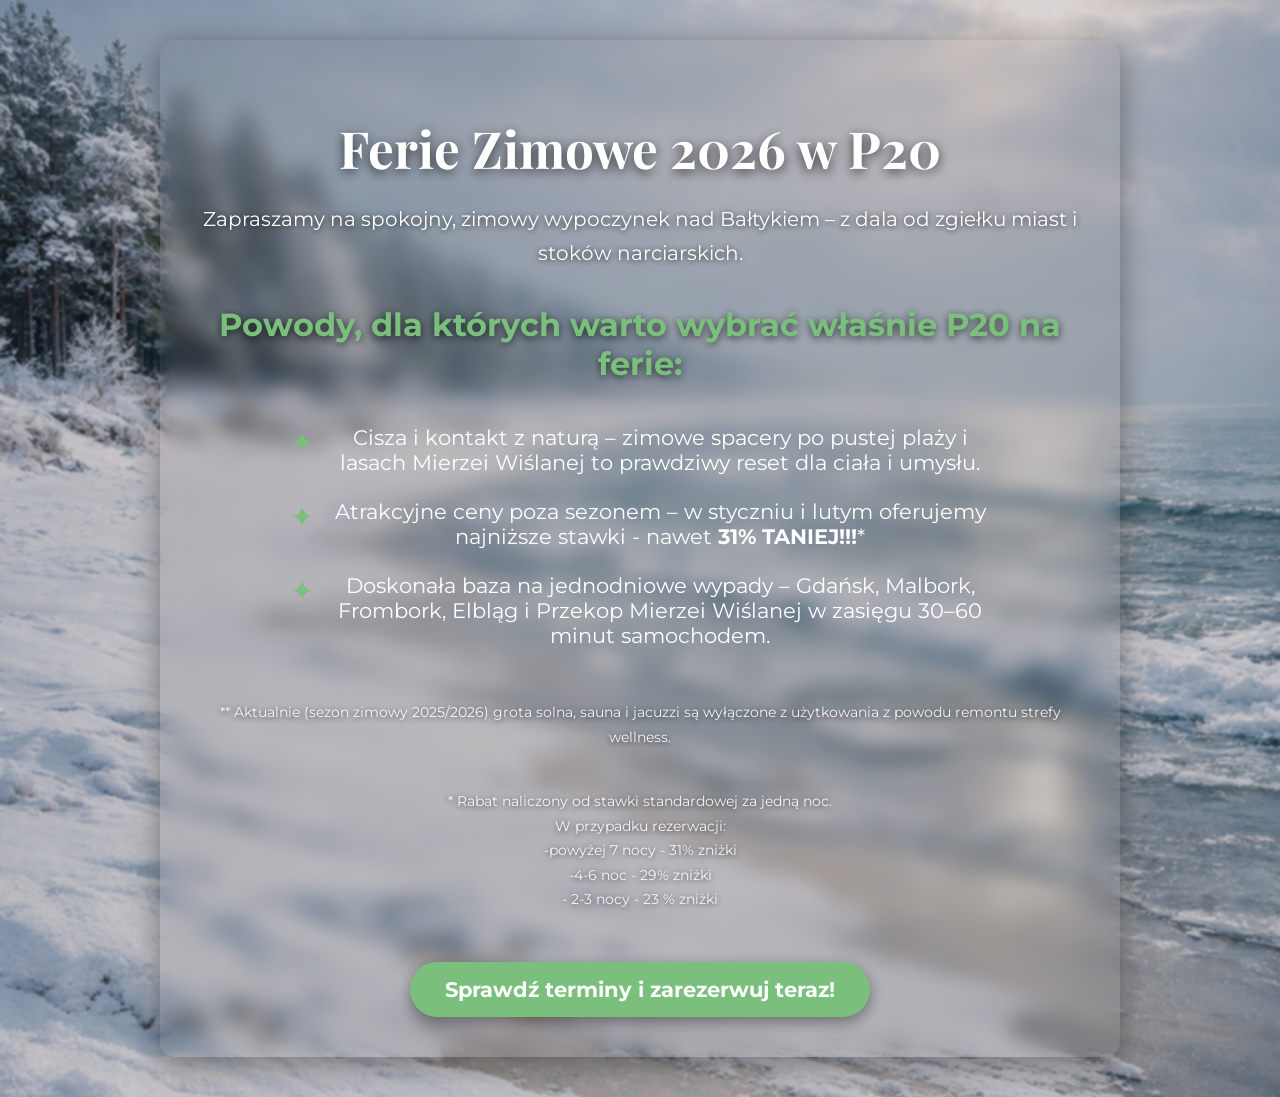
<file: event.html>
<!DOCTYPE html>
<html lang="pl">
<head>
    <meta charset="UTF-8">
    <meta name="viewport" content="width=device-width, initial-scale=1.0">
    <title>Ferie Zimowe 2026 w Apartamencie P20</title>
    <style>
        /* Stylizacja wyłącznie dla podstrony event.html wyświetlanego w modalu */
        body {
            margin: 0;
            padding: 0;
            font-family: 'Montserrat', sans-serif;
            color: #ffffff;
            min-height: 75vh;
            background: linear-gradient(rgba(0, 0, 0, 0.15), rgba(0, 0, 0, 0.15)), url('images/event/ferie-zimowe-p20.jpg') center/cover no-repeat fixed;
            display: flex;
            align-items: center;
            justify-content: center;
        }
        .event-container {
            max-width: 900px;
            margin: 40px auto;
            padding: 40px 30px;
            text-align: center;
            background: rgba(0, 0, 0, 0.05); /* Lżejsze tło kontenera */
            border-radius: 15px;
            backdrop-filter: blur(10px);
            box-shadow: 0 8px 32px rgba(0, 0, 0, 0.4);
        }
        h1 {
            font-family: 'Playfair Display', serif;
            font-size: 3.2em;
            margin-bottom: 20px;
            text-shadow: 0 3px 12px rgba(0,0,0,0.7);
        }
        h2 {
            font-size: 2em;
            margin: 35px 0 20px;
            color: #7BBF7D;
            text-shadow: 0 2px 8px rgba(0,0,0,0.7);
        }
        p {
            font-size: 1.25em;
            line-height: 1.7;
            margin-bottom: 20px;
            text-shadow: 0 1px 6px rgba(0,0,0,0.8);
        }
        ul {
            list-style: none;
            padding: 0;
            max-width: 700px;
            margin: 30px auto;
        }
        li {
            font-size: 1.3em;
            padding: 12px 0;
            position: relative;
            padding-left: 40px;
        }
        li::before {
            content: '✦';
            color: #7BBF7D;
            position: absolute;
            left: 0;
            font-size: 1.4em;
        }
        .btn {
            display: inline-block;
            background-color: #7BBF7D;
            color: #ffffff;
            padding: 15px 35px;
            margin-top: 30px;
            border-radius: 50px;
            font-weight: 700;
            font-size: 1.3em;
            text-decoration: none;
            transition: all 0.3s ease;
            box-shadow: 0 5px 15px rgba(0,0,0,0.4);
        }
        .btn:hover {
            background-color: #4A3C32;
            transform: translateY(-3px);
            box-shadow: 0 8px 20px rgba(0,0,0,0.5);
        }
        .small {
            font-size: 0.9em;
            margin-top: 40px;
            opacity: 0.9;
        }
        @media (max-width: 768px) {
            h1 { font-size: 2.4em; }
            h2 { font-size: 1.7em; }
            p, li { font-size: 1.1em; }
            .event-container { margin: 20px; padding: 30px 20px; }
        }
    </style>
    <link href="https://fonts.googleapis.com/css2?family=Montserrat:wght@400;700&family=Playfair+Display:wght@700&display=swap" rel="stylesheet">
</head>
<body>

<div class="event-container">
    <h1>Ferie Zimowe 2026 w P20</h1>
    <p>Zapraszamy na spokojny, zimowy wypoczynek nad Bałtykiem – z dala od zgiełku miast i stoków narciarskich.</p>

    <h2>Powody, dla których warto wybrać właśnie P20 na ferie:</h2>
    <ul>
        <li>Cisza i kontakt z naturą – zimowe spacery po pustej plaży i lasach Mierzei Wiślanej to prawdziwy reset dla ciała i umysłu.</li>
        <li>Atrakcyjne ceny poza sezonem – w styczniu i lutym oferujemy najniższe stawki - nawet <strong>31% TANIEJ!!!</strong>*</li>
        <li>Doskonała baza na jednodniowe wypady – Gdańsk, Malbork, Frombork, Elbląg i Przekop Mierzei Wiślanej w zasięgu 30–60 minut samochodem.</li>
    </ul>

    <p class="small">
        ** Aktualnie (sezon zimowy 2025/2026) grota solna, sauna i jacuzzi są wyłączone z użytkowania z powodu remontu strefy wellness.
    </p>
 <p class="small">
     * Rabat naliczony od stawki standardowej za jedną noc.
    <br> W przypadku rezerwacji:
        <br>-powyżej 7 nocy - 31% zniżki 
    <br>-4-6 noc - 29% zniżki
        <br>- 2-3 nocy - 23 % zniżki
    </p>
    <a href="https://www.booking.com/hotel/pl/p20-apartament.pl.html?label=gen173bo-10CAsotgFCDnAyMC1hcGFydGFtZW50SDNYA2i2AYgBAZgBM7gBGcgBD9gBA-gBAfgBAYgCAZgCBqgCAbgCvvyLyQbAAgHSAiRiZDlmZDBkOC0wYWExLTRkMmYtYTUxMS02MmJjZjE2YWJmODTYAgHgAgE&sid=9b884fadb572807532b233fe2d4e761c&dist=0&group_adults=2&group_children=0&no_rooms=1&sb_price_type=total&type=total" 
       class="btn" target="_blank">
       Sprawdź terminy i zarezerwuj teraz!
    </a>
   
</div>

</body>
</html>
</file>
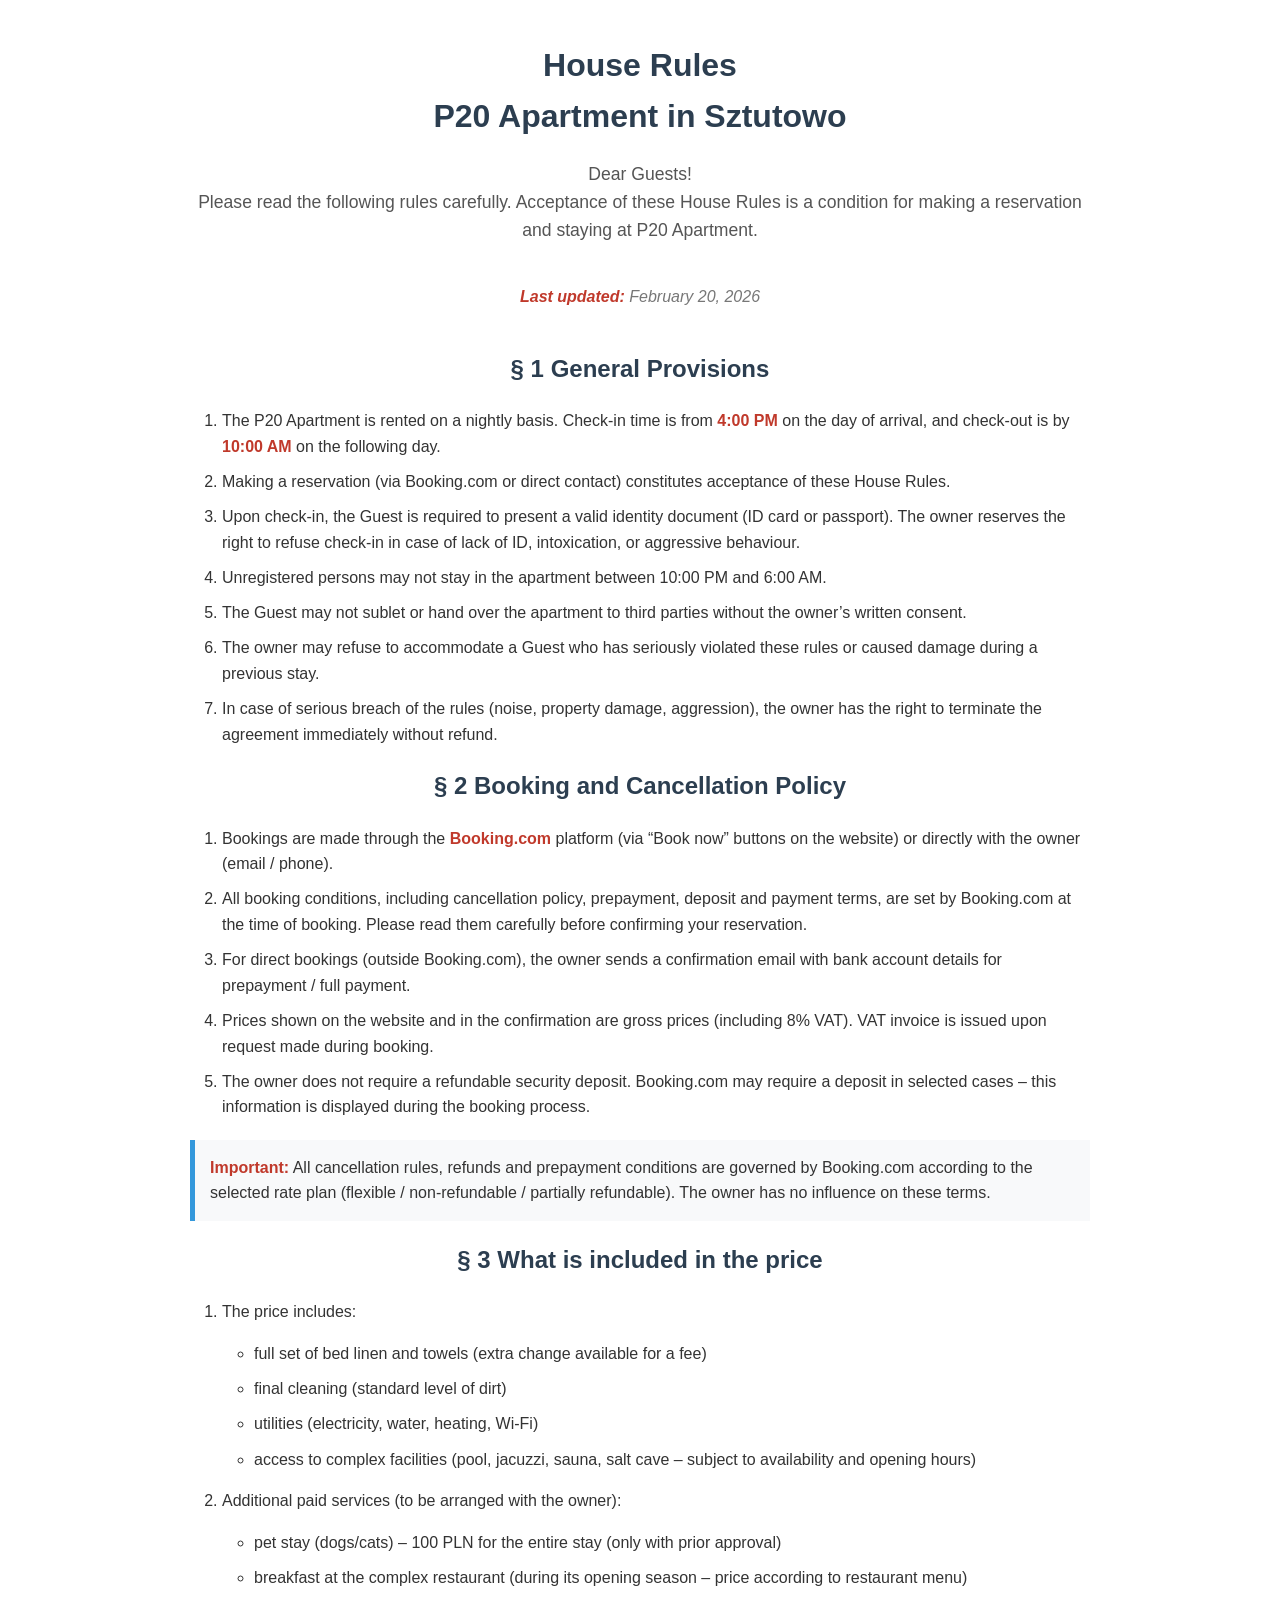
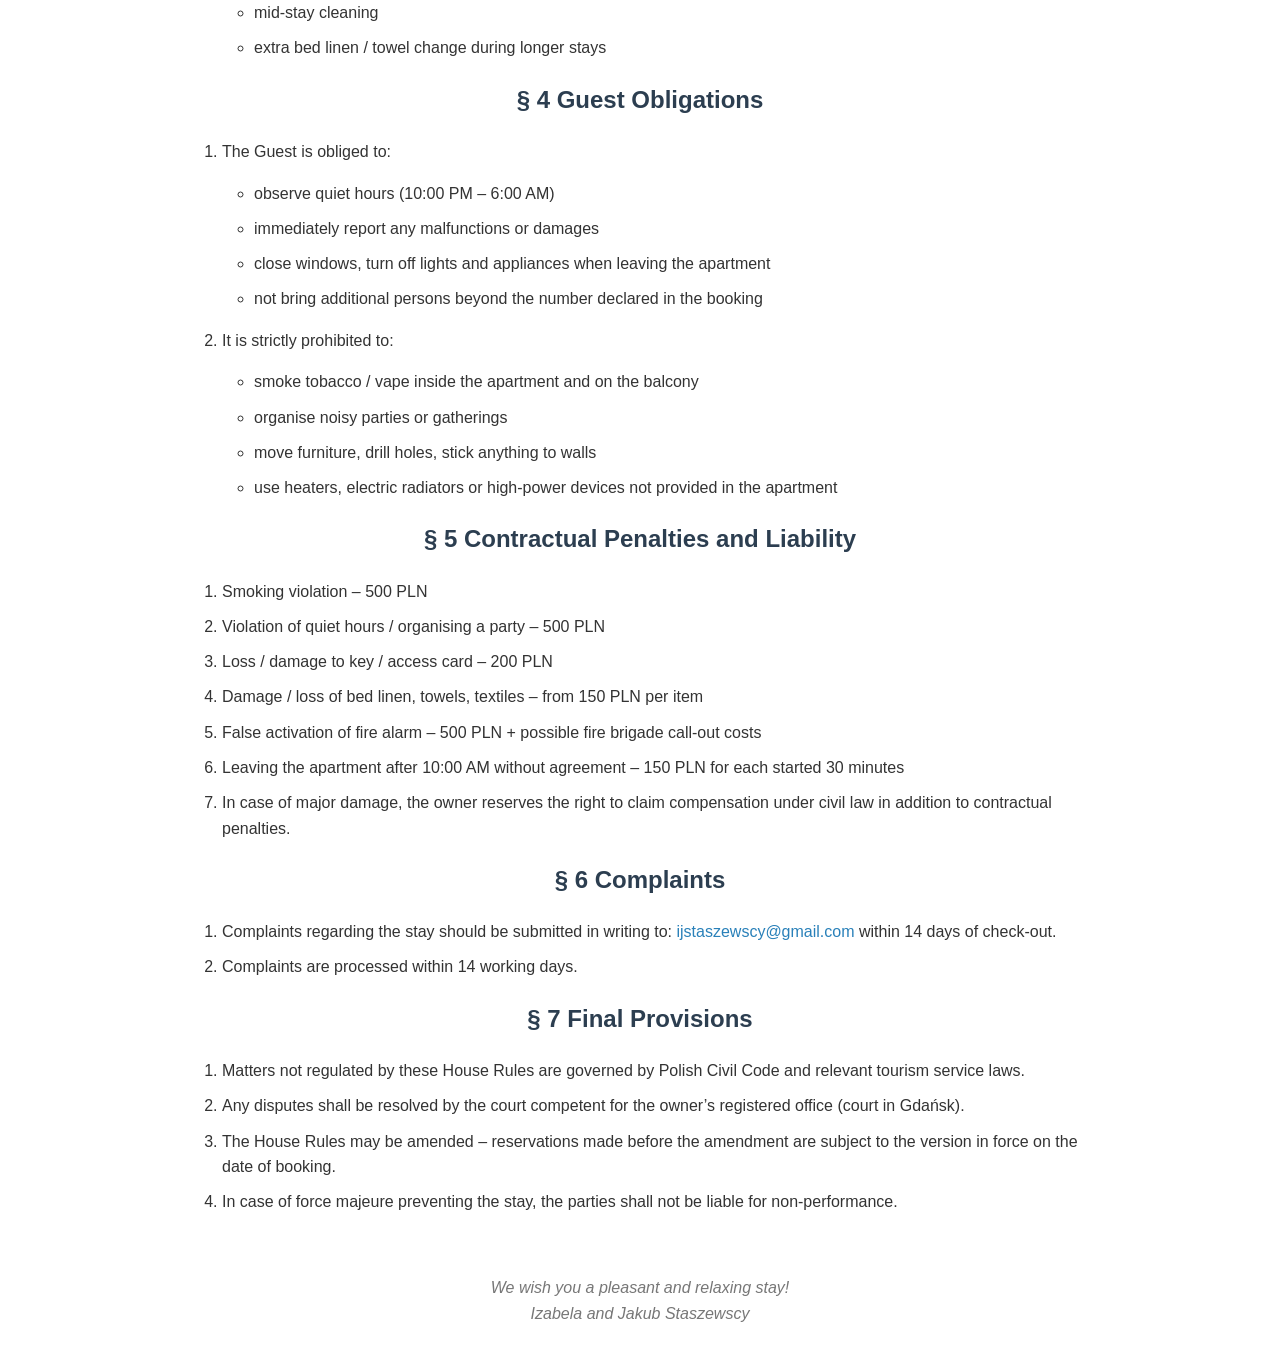
<file: house_rules.html>
<!DOCTYPE html>
<html lang="en">
<head>
    <meta charset="UTF-8">
    <meta name="viewport" content="width=device-width, initial-scale=1.0">
    <title>House Rules – P20 Apartment in Sztutowo</title>
    <style>
        body { 
            font-family: Arial, Helvetica, sans-serif; 
            line-height: 1.6; 
            max-width: 900px; 
            margin: 40px auto; 
            padding: 0 20px; 
            color: #333; 
            background: #fff; 
        }
        h1, h2 { color: #2c3e50; text-align: center; }
        h1 { margin-bottom: 10px; }
        .intro { font-size: 1.1em; text-align: center; margin-bottom: 40px; color: #555; }
        ol, ul { margin: 1em 0; padding-left: 2em; }
        li { margin-bottom: 0.6em; }
        strong { color: #c0392b; }
        .highlight { background: #f8f9fa; padding: 15px; border-left: 5px solid #3498db; margin: 20px 0; }
        a { color: #2980b9; text-decoration: none; }
        a:hover { text-decoration: underline; }
    </style>
</head>
<body>

    <h1>House Rules<br>P20 Apartment in Sztutowo</h1>
    
    <p class="intro">Dear Guests!<br>Please read the following rules carefully. Acceptance of these House Rules is a condition for making a reservation and staying at P20 Apartment.</p>

    <p style="text-align:center; font-style:italic; color:#777; margin-bottom:40px;">
        <strong>Last updated:</strong> February 20, 2026
    </p>

    <h2>§ 1 General Provisions</h2>
    <ol>
        <li>The P20 Apartment is rented on a nightly basis. Check-in time is from <strong>4:00 PM</strong> on the day of arrival, and check-out is by <strong>10:00 AM</strong> on the following day.</li>
        <li>Making a reservation (via Booking.com or direct contact) constitutes acceptance of these House Rules.</li>
        <li>Upon check-in, the Guest is required to present a valid identity document (ID card or passport). The owner reserves the right to refuse check-in in case of lack of ID, intoxication, or aggressive behaviour.</li>
        <li>Unregistered persons may not stay in the apartment between 10:00 PM and 6:00 AM.</li>
        <li>The Guest may not sublet or hand over the apartment to third parties without the owner’s written consent.</li>
        <li>The owner may refuse to accommodate a Guest who has seriously violated these rules or caused damage during a previous stay.</li>
        <li>In case of serious breach of the rules (noise, property damage, aggression), the owner has the right to terminate the agreement immediately without refund.</li>
    </ol>

    <h2>§ 2 Booking and Cancellation Policy</h2>
    <ol>
        <li>Bookings are made through the <strong>Booking.com</strong> platform (via “Book now” buttons on the website) or directly with the owner (email / phone).</li>
        <li>All booking conditions, including cancellation policy, prepayment, deposit and payment terms, are set by Booking.com at the time of booking. Please read them carefully before confirming your reservation.</li>
        <li>For direct bookings (outside Booking.com), the owner sends a confirmation email with bank account details for prepayment / full payment.</li>
        <li>Prices shown on the website and in the confirmation are gross prices (including 8% VAT). VAT invoice is issued upon request made during booking.</li>
        <li>The owner does not require a refundable security deposit. Booking.com may require a deposit in selected cases – this information is displayed during the booking process.</li>
    </ol>

    <div class="highlight">
        <strong>Important:</strong> All cancellation rules, refunds and prepayment conditions are governed by Booking.com according to the selected rate plan (flexible / non-refundable / partially refundable). The owner has no influence on these terms.
    </div>

    <h2>§ 3 What is included in the price</h2>
    <ol>
        <li>The price includes:
            <ul>
                <li>full set of bed linen and towels (extra change available for a fee)</li>
                <li>final cleaning (standard level of dirt)</li>
                <li>utilities (electricity, water, heating, Wi-Fi)</li>
                <li>access to complex facilities (pool, jacuzzi, sauna, salt cave – subject to availability and opening hours)</li>
            </ul>
        </li>
        <li>Additional paid services (to be arranged with the owner):
            <ul>
                <li>pet stay (dogs/cats) – 100 PLN for the entire stay (only with prior approval)</li>
                <li>breakfast at the complex restaurant (during its opening season – price according to restaurant menu)</li>
                <li>mid-stay cleaning</li>
                <li>extra bed linen / towel change during longer stays</li>
            </ul>
        </li>
    </ol>

    <h2>§ 4 Guest Obligations</h2>
    <ol>
        <li>The Guest is obliged to:
            <ul>
                <li>observe quiet hours (10:00 PM – 6:00 AM)</li>
                <li>immediately report any malfunctions or damages</li>
                <li>close windows, turn off lights and appliances when leaving the apartment</li>
                <li>not bring additional persons beyond the number declared in the booking</li>
            </ul>
        </li>
        <li>It is strictly prohibited to:
            <ul>
                <li>smoke tobacco / vape inside the apartment and on the balcony</li>
                <li>organise noisy parties or gatherings</li>
                <li>move furniture, drill holes, stick anything to walls</li>
                <li>use heaters, electric radiators or high-power devices not provided in the apartment</li>
            </ul>
        </li>
    </ol>

    <h2>§ 5 Contractual Penalties and Liability</h2>
    <ol>
        <li>Smoking violation – 500 PLN</li>
        <li>Violation of quiet hours / organising a party – 500 PLN</li>
        <li>Loss / damage to key / access card – 200 PLN</li>
        <li>Damage / loss of bed linen, towels, textiles – from 150 PLN per item</li>
        <li>False activation of fire alarm – 500 PLN + possible fire brigade call-out costs</li>
        <li>Leaving the apartment after 10:00 AM without agreement – 150 PLN for each started 30 minutes</li>
        <li>In case of major damage, the owner reserves the right to claim compensation under civil law in addition to contractual penalties.</li>
    </ol>

    <h2>§ 6 Complaints</h2>
    <ol>
        <li>Complaints regarding the stay should be submitted in writing to: <a href="mailto:ijstaszewscy@gmail.com">ijstaszewscy@gmail.com</a> within 14 days of check-out.</li>
        <li>Complaints are processed within 14 working days.</li>
    </ol>

    <h2>§ 7 Final Provisions</h2>
    <ol>
        <li>Matters not regulated by these House Rules are governed by Polish Civil Code and relevant tourism service laws.</li>
        <li>Any disputes shall be resolved by the court competent for the owner’s registered office (court in Gdańsk).</li>
        <li>The House Rules may be amended – reservations made before the amendment are subject to the version in force on the date of booking.</li>
        <li>In case of force majeure preventing the stay, the parties shall not be liable for non-performance.</li>
    </ol>

    <p style="text-align:center; margin-top:60px; font-style:italic; color:#777;">
        We wish you a pleasant and relaxing stay!<br>
        Izabela and Jakub Staszewscy
    </p>

</body>
</html>
</file>
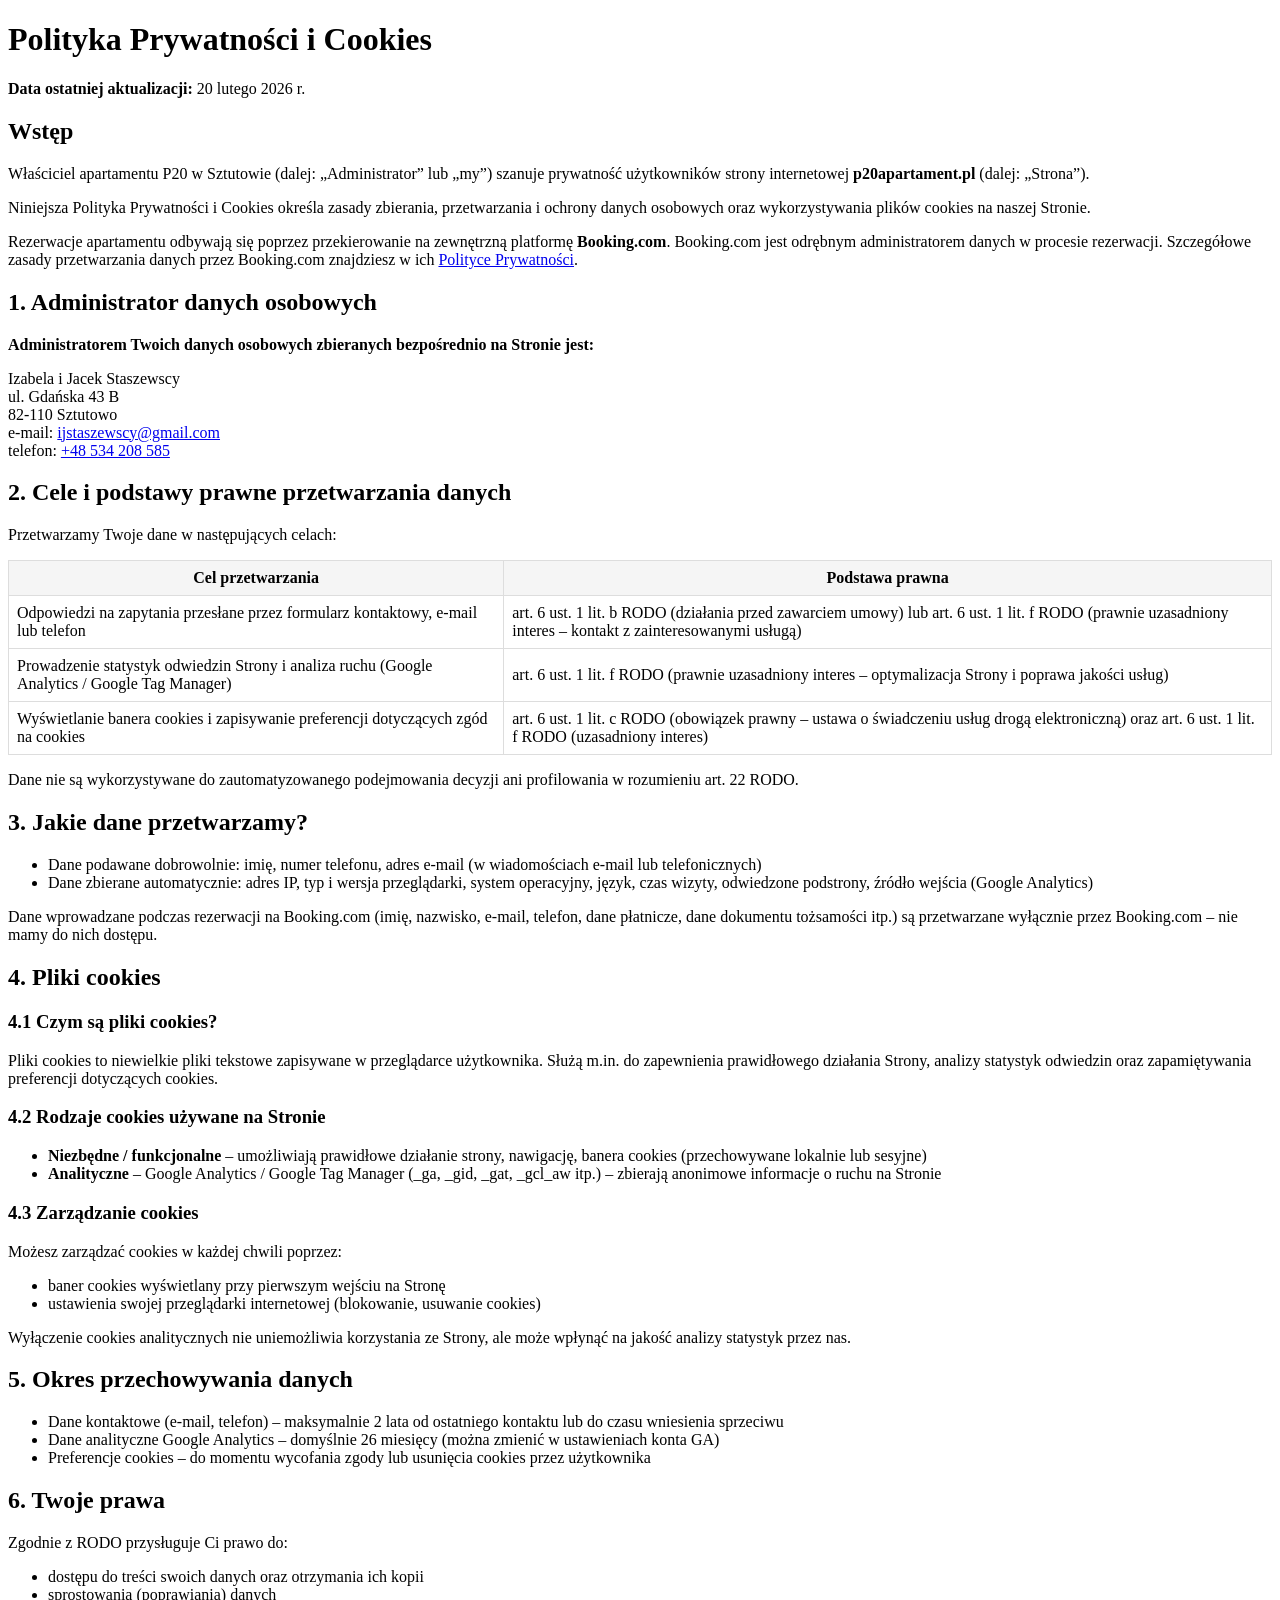
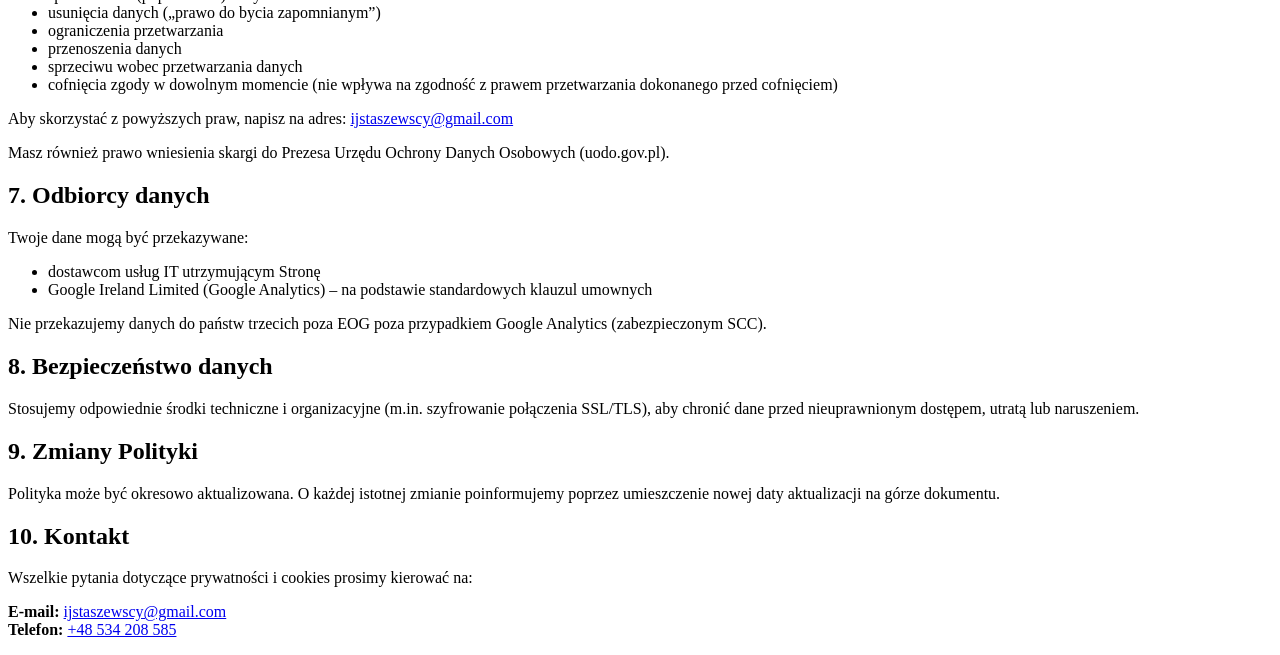
<file: privacy.html>
<!DOCTYPE html>
<html lang="pl">
<head>
    <meta charset="UTF-8">
    <meta name="viewport" content="width=device-width, initial-scale=1.0">
    <meta name="description" content="Polityka Prywatności i Cookies apartamentu P20 w Sztutowie. Dowiedz się, jak przetwarzamy Twoje dane osobowe i wykorzystujemy pliki cookies.">
    <title>Polityka Prywatności i Cookies - P20 Apartament w Sztutowie</title>
</head>
<body>

    <h1>Polityka Prywatności i Cookies</h1>
    <p><strong>Data ostatniej aktualizacji:</strong> 20 lutego 2026 r.</p>

    <h2>Wstęp</h2>
    <p>Właściciel apartamentu P20 w Sztutowie (dalej: „Administrator” lub „my”) szanuje prywatność użytkowników strony internetowej <strong>p20apartament.pl</strong> (dalej: „Strona”).</p>
    <p>Niniejsza Polityka Prywatności i Cookies określa zasady zbierania, przetwarzania i ochrony danych osobowych oraz wykorzystywania plików cookies na naszej Stronie.</p>
    <p>Rezerwacje apartamentu odbywają się poprzez przekierowanie na zewnętrzną platformę <strong>Booking.com</strong>. Booking.com jest odrębnym administratorem danych w procesie rezerwacji. Szczegółowe zasady przetwarzania danych przez Booking.com znajdziesz w ich <a href="https://www.booking.com/content/privacy.pl.html" target="_blank" rel="noopener">Polityce Prywatności</a>.</p>

    <h2>1. Administrator danych osobowych</h2>
    <p><strong>Administratorem Twoich danych osobowych zbieranych bezpośrednio na Stronie jest:</strong></p>
    <p>Izabela i Jacek Staszewscy<br>
    ul. Gdańska 43 B<br>
    82-110 Sztutowo<br>
    e-mail: <a href="mailto:ijstaszewscy@gmail.com">ijstaszewscy@gmail.com</a><br>
    telefon: <a href="tel:+48534208585">+48 534 208 585</a></p>

    <h2>2. Cele i podstawy prawne przetwarzania danych</h2>
    <p>Przetwarzamy Twoje dane w następujących celach:</p>
    <table style="border-collapse: collapse; width: 100%; margin: 1em 0;">
        <tr style="background:#f5f5f5;">
            <th style="border:1px solid #ddd; padding:8px;">Cel przetwarzania</th>
            <th style="border:1px solid #ddd; padding:8px;">Podstawa prawna</th>
        </tr>
        <tr>
            <td style="border:1px solid #ddd; padding:8px;">Odpowiedzi na zapytania przesłane przez formularz kontaktowy, e-mail lub telefon</td>
            <td style="border:1px solid #ddd; padding:8px;">art. 6 ust. 1 lit. b RODO (działania przed zawarciem umowy) lub art. 6 ust. 1 lit. f RODO (prawnie uzasadniony interes – kontakt z zainteresowanymi usługą)</td>
        </tr>
        <tr>
            <td style="border:1px solid #ddd; padding:8px;">Prowadzenie statystyk odwiedzin Strony i analiza ruchu (Google Analytics / Google Tag Manager)</td>
            <td style="border:1px solid #ddd; padding:8px;">art. 6 ust. 1 lit. f RODO (prawnie uzasadniony interes – optymalizacja Strony i poprawa jakości usług)</td>
        </tr>
        <tr>
            <td style="border:1px solid #ddd; padding:8px;">Wyświetlanie banera cookies i zapisywanie preferencji dotyczących zgód na cookies</td>
            <td style="border:1px solid #ddd; padding:8px;">art. 6 ust. 1 lit. c RODO (obowiązek prawny – ustawa o świadczeniu usług drogą elektroniczną) oraz art. 6 ust. 1 lit. f RODO (uzasadniony interes)</td>
        </tr>
    </table>

    <p>Dane nie są wykorzystywane do zautomatyzowanego podejmowania decyzji ani profilowania w rozumieniu art. 22 RODO.</p>

    <h2>3. Jakie dane przetwarzamy?</h2>
    <ul>
        <li>Dane podawane dobrowolnie: imię, numer telefonu, adres e-mail (w wiadomościach e-mail lub telefonicznych)</li>
        <li>Dane zbierane automatycznie: adres IP, typ i wersja przeglądarki, system operacyjny, język, czas wizyty, odwiedzone podstrony, źródło wejścia (Google Analytics)</li>
    </ul>
    <p>Dane wprowadzane podczas rezerwacji na Booking.com (imię, nazwisko, e-mail, telefon, dane płatnicze, dane dokumentu tożsamości itp.) są przetwarzane wyłącznie przez Booking.com – nie mamy do nich dostępu.</p>

    <h2>4. Pliki cookies</h2>
    <h3>4.1 Czym są pliki cookies?</h3>
    <p>Pliki cookies to niewielkie pliki tekstowe zapisywane w przeglądarce użytkownika. Służą m.in. do zapewnienia prawidłowego działania Strony, analizy statystyk odwiedzin oraz zapamiętywania preferencji dotyczących cookies.</p>

    <h3>4.2 Rodzaje cookies używane na Stronie</h3>
    <ul>
        <li><strong>Niezbędne / funkcjonalne</strong> – umożliwiają prawidłowe działanie strony, nawigację, banera cookies (przechowywane lokalnie lub sesyjne)</li>
        <li><strong>Analityczne</strong> – Google Analytics / Google Tag Manager (_ga, _gid, _gat, _gcl_aw itp.) – zbierają anonimowe informacje o ruchu na Stronie</li>
    </ul>

    <h3>4.3 Zarządzanie cookies</h3>
    <p>Możesz zarządzać cookies w każdej chwili poprzez:</p>
    <ul>
        <li>baner cookies wyświetlany przy pierwszym wejściu na Stronę</li>
        <li>ustawienia swojej przeglądarki internetowej (blokowanie, usuwanie cookies)</li>
    </ul>
    <p>Wyłączenie cookies analitycznych nie uniemożliwia korzystania ze Strony, ale może wpłynąć na jakość analizy statystyk przez nas.</p>

    <h2>5. Okres przechowywania danych</h2>
    <ul>
        <li>Dane kontaktowe (e-mail, telefon) – maksymalnie 2 lata od ostatniego kontaktu lub do czasu wniesienia sprzeciwu</li>
        <li>Dane analityczne Google Analytics – domyślnie 26 miesięcy (można zmienić w ustawieniach konta GA)</li>
        <li>Preferencje cookies – do momentu wycofania zgody lub usunięcia cookies przez użytkownika</li>
    </ul>

    <h2>6. Twoje prawa</h2>
    <p>Zgodnie z RODO przysługuje Ci prawo do:</p>
    <ul>
        <li>dostępu do treści swoich danych oraz otrzymania ich kopii</li>
        <li>sprostowania (poprawiania) danych</li>
        <li>usunięcia danych („prawo do bycia zapomnianym”)</li>
        <li>ograniczenia przetwarzania</li>
        <li>przenoszenia danych</li>
        <li>sprzeciwu wobec przetwarzania danych</li>
        <li>cofnięcia zgody w dowolnym momencie (nie wpływa na zgodność z prawem przetwarzania dokonanego przed cofnięciem)</li>
    </ul>
    <p>Aby skorzystać z powyższych praw, napisz na adres: <a href="mailto:ijstaszewscy@gmail.com">ijstaszewscy@gmail.com</a></p>
    <p>Masz również prawo wniesienia skargi do Prezesa Urzędu Ochrony Danych Osobowych (uodo.gov.pl).</p>

    <h2>7. Odbiorcy danych</h2>
    <p>Twoje dane mogą być przekazywane:</p>
    <ul>
        <li>dostawcom usług IT utrzymującym Stronę</li>
        <li>Google Ireland Limited (Google Analytics) – na podstawie standardowych klauzul umownych</li>
    </ul>
    <p>Nie przekazujemy danych do państw trzecich poza EOG poza przypadkiem Google Analytics (zabezpieczonym SCC).</p>

    <h2>8. Bezpieczeństwo danych</h2>
    <p>Stosujemy odpowiednie środki techniczne i organizacyjne (m.in. szyfrowanie połączenia SSL/TLS), aby chronić dane przed nieuprawnionym dostępem, utratą lub naruszeniem.</p>

    <h2>9. Zmiany Polityki</h2>
    <p>Polityka może być okresowo aktualizowana. O każdej istotnej zmianie poinformujemy poprzez umieszczenie nowej daty aktualizacji na górze dokumentu.</p>

    <h2>10. Kontakt</h2>
    <p>Wszelkie pytania dotyczące prywatności i cookies prosimy kierować na:</p>
    <p><strong>E-mail:</strong> <a href="mailto:ijstaszewscy@gmail.com">ijstaszewscy@gmail.com</a><br>
    <strong>Telefon:</strong> <a href="tel:+48534208585">+48 534 208 585</a></p>

</body>
</html>
</file>
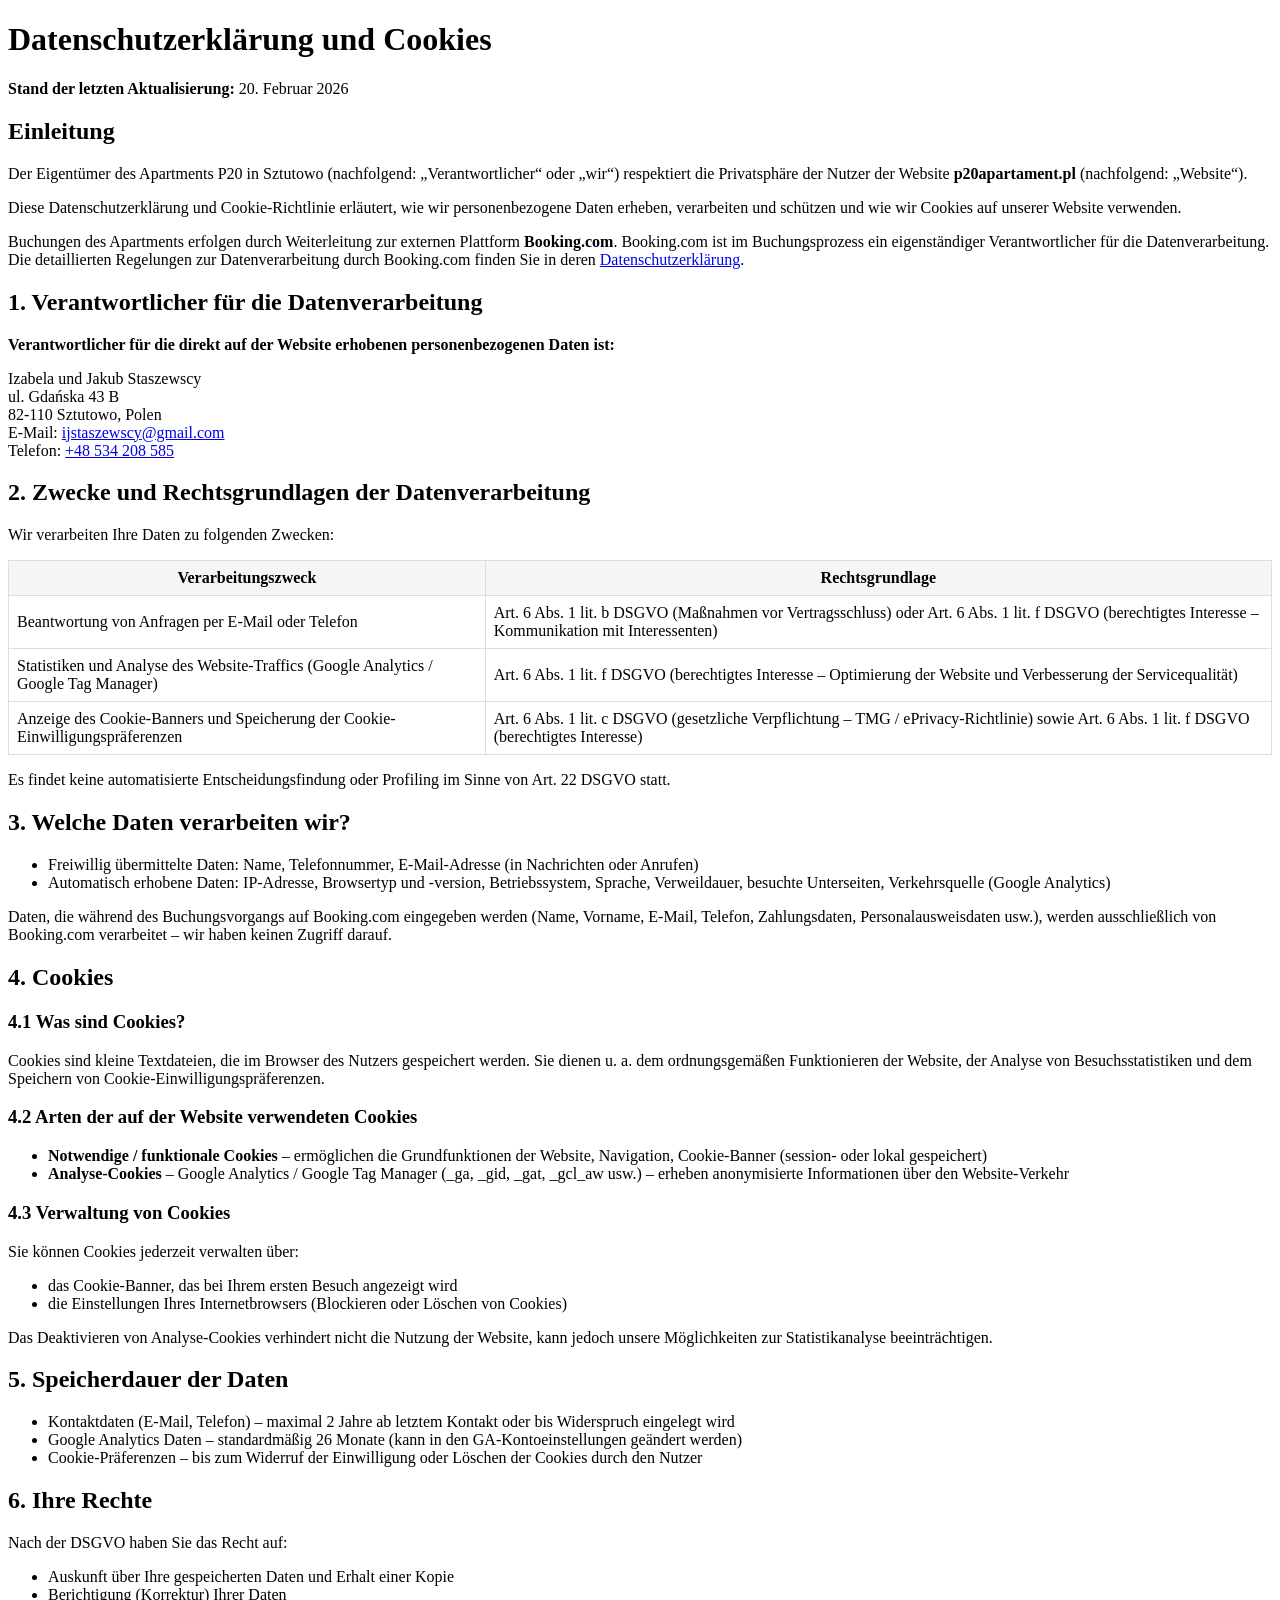
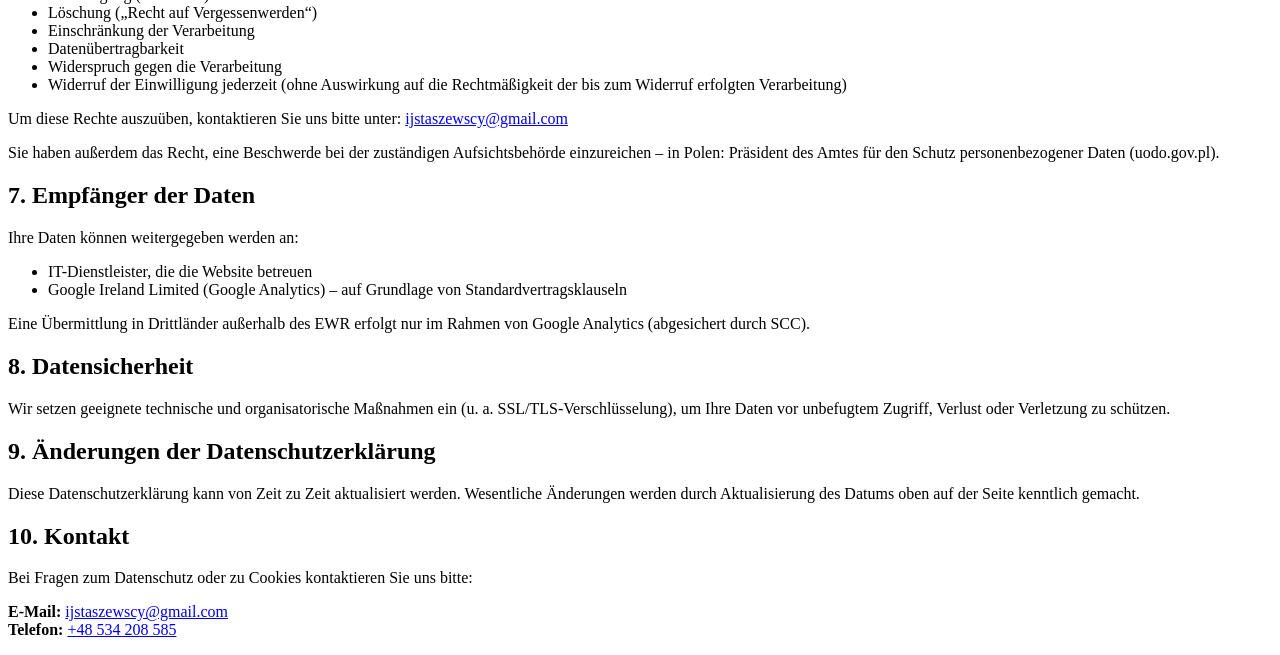
<file: privacy_de.html>
<!DOCTYPE html>
<html lang="de">
<head>
    <meta charset="UTF-8">
    <meta name="viewport" content="width=device-width, initial-scale=1.0">
    <meta name="description" content="Datenschutzerklärung und Cookie-Richtlinie für das Apartment P20 in Sztutowo. Erfahren Sie, wie wir Ihre personenbezogenen Daten verarbeiten und Cookies nutzen.">
    <title>Datenschutzerklärung und Cookies – P20 Apartment in Sztutowo</title>
</head>
<body>

    <h1>Datenschutzerklärung und Cookies</h1>
    <p><strong>Stand der letzten Aktualisierung:</strong> 20. Februar 2026</p>

    <h2>Einleitung</h2>
    <p>Der Eigentümer des Apartments P20 in Sztutowo (nachfolgend: „Verantwortlicher“ oder „wir“) respektiert die Privatsphäre der Nutzer der Website <strong>p20apartament.pl</strong> (nachfolgend: „Website“).</p>
    <p>Diese Datenschutzerklärung und Cookie-Richtlinie erläutert, wie wir personenbezogene Daten erheben, verarbeiten und schützen und wie wir Cookies auf unserer Website verwenden.</p>
    <p>Buchungen des Apartments erfolgen durch Weiterleitung zur externen Plattform <strong>Booking.com</strong>. Booking.com ist im Buchungsprozess ein eigenständiger Verantwortlicher für die Datenverarbeitung. Die detaillierten Regelungen zur Datenverarbeitung durch Booking.com finden Sie in deren <a href="https://www.booking.com/content/privacy.de.html" target="_blank" rel="noopener">Datenschutzerklärung</a>.</p>

    <h2>1. Verantwortlicher für die Datenverarbeitung</h2>
    <p><strong>Verantwortlicher für die direkt auf der Website erhobenen personenbezogenen Daten ist:</strong></p>
    <p>Izabela und Jakub Staszewscy<br>
    ul. Gdańska 43 B<br>
    82-110 Sztutowo, Polen<br>
    E-Mail: <a href="mailto:ijstaszewscy@gmail.com">ijstaszewscy@gmail.com</a><br>
    Telefon: <a href="tel:+48534208585">+48 534 208 585</a></p>

    <h2>2. Zwecke und Rechtsgrundlagen der Datenverarbeitung</h2>
    <p>Wir verarbeiten Ihre Daten zu folgenden Zwecken:</p>
    <table style="border-collapse: collapse; width: 100%; margin: 1em 0;">
        <tr style="background:#f5f5f5;">
            <th style="border:1px solid #ddd; padding:8px;">Verarbeitungszweck</th>
            <th style="border:1px solid #ddd; padding:8px;">Rechtsgrundlage</th>
        </tr>
        <tr>
            <td style="border:1px solid #ddd; padding:8px;">Beantwortung von Anfragen per E-Mail oder Telefon</td>
            <td style="border:1px solid #ddd; padding:8px;">Art. 6 Abs. 1 lit. b DSGVO (Maßnahmen vor Vertragsschluss) oder Art. 6 Abs. 1 lit. f DSGVO (berechtigtes Interesse – Kommunikation mit Interessenten)</td>
        </tr>
        <tr>
            <td style="border:1px solid #ddd; padding:8px;">Statistiken und Analyse des Website-Traffics (Google Analytics / Google Tag Manager)</td>
            <td style="border:1px solid #ddd; padding:8px;">Art. 6 Abs. 1 lit. f DSGVO (berechtigtes Interesse – Optimierung der Website und Verbesserung der Servicequalität)</td>
        </tr>
        <tr>
            <td style="border:1px solid #ddd; padding:8px;">Anzeige des Cookie-Banners und Speicherung der Cookie-Einwilligungspräferenzen</td>
            <td style="border:1px solid #ddd; padding:8px;">Art. 6 Abs. 1 lit. c DSGVO (gesetzliche Verpflichtung – TMG / ePrivacy-Richtlinie) sowie Art. 6 Abs. 1 lit. f DSGVO (berechtigtes Interesse)</td>
        </tr>
    </table>

    <p>Es findet keine automatisierte Entscheidungsfindung oder Profiling im Sinne von Art. 22 DSGVO statt.</p>

    <h2>3. Welche Daten verarbeiten wir?</h2>
    <ul>
        <li>Freiwillig übermittelte Daten: Name, Telefonnummer, E-Mail-Adresse (in Nachrichten oder Anrufen)</li>
        <li>Automatisch erhobene Daten: IP-Adresse, Browsertyp und -version, Betriebssystem, Sprache, Verweildauer, besuchte Unterseiten, Verkehrsquelle (Google Analytics)</li>
    </ul>
    <p>Daten, die während des Buchungsvorgangs auf Booking.com eingegeben werden (Name, Vorname, E-Mail, Telefon, Zahlungsdaten, Personalausweisdaten usw.), werden ausschließlich von Booking.com verarbeitet – wir haben keinen Zugriff darauf.</p>

    <h2>4. Cookies</h2>
    <h3>4.1 Was sind Cookies?</h3>
    <p>Cookies sind kleine Textdateien, die im Browser des Nutzers gespeichert werden. Sie dienen u. a. dem ordnungsgemäßen Funktionieren der Website, der Analyse von Besuchsstatistiken und dem Speichern von Cookie-Einwilligungspräferenzen.</p>

    <h3>4.2 Arten der auf der Website verwendeten Cookies</h3>
    <ul>
        <li><strong>Notwendige / funktionale Cookies</strong> – ermöglichen die Grundfunktionen der Website, Navigation, Cookie-Banner (session- oder lokal gespeichert)</li>
        <li><strong>Analyse-Cookies</strong> – Google Analytics / Google Tag Manager (_ga, _gid, _gat, _gcl_aw usw.) – erheben anonymisierte Informationen über den Website-Verkehr</li>
    </ul>

    <h3>4.3 Verwaltung von Cookies</h3>
    <p>Sie können Cookies jederzeit verwalten über:</p>
    <ul>
        <li>das Cookie-Banner, das bei Ihrem ersten Besuch angezeigt wird</li>
        <li>die Einstellungen Ihres Internetbrowsers (Blockieren oder Löschen von Cookies)</li>
    </ul>
    <p>Das Deaktivieren von Analyse-Cookies verhindert nicht die Nutzung der Website, kann jedoch unsere Möglichkeiten zur Statistikanalyse beeinträchtigen.</p>

    <h2>5. Speicherdauer der Daten</h2>
    <ul>
        <li>Kontaktdaten (E-Mail, Telefon) – maximal 2 Jahre ab letztem Kontakt oder bis Widerspruch eingelegt wird</li>
        <li>Google Analytics Daten – standardmäßig 26 Monate (kann in den GA-Kontoeinstellungen geändert werden)</li>
        <li>Cookie-Präferenzen – bis zum Widerruf der Einwilligung oder Löschen der Cookies durch den Nutzer</li>
    </ul>

    <h2>6. Ihre Rechte</h2>
    <p>Nach der DSGVO haben Sie das Recht auf:</p>
    <ul>
        <li>Auskunft über Ihre gespeicherten Daten und Erhalt einer Kopie</li>
        <li>Berichtigung (Korrektur) Ihrer Daten</li>
        <li>Löschung („Recht auf Vergessenwerden“)</li>
        <li>Einschränkung der Verarbeitung</li>
        <li>Datenübertragbarkeit</li>
        <li>Widerspruch gegen die Verarbeitung</li>
        <li>Widerruf der Einwilligung jederzeit (ohne Auswirkung auf die Rechtmäßigkeit der bis zum Widerruf erfolgten Verarbeitung)</li>
    </ul>
    <p>Um diese Rechte auszuüben, kontaktieren Sie uns bitte unter: <a href="mailto:ijstaszewscy@gmail.com">ijstaszewscy@gmail.com</a></p>
    <p>Sie haben außerdem das Recht, eine Beschwerde bei der zuständigen Aufsichtsbehörde einzureichen – in Polen: Präsident des Amtes für den Schutz personenbezogener Daten (uodo.gov.pl).</p>

    <h2>7. Empfänger der Daten</h2>
    <p>Ihre Daten können weitergegeben werden an:</p>
    <ul>
        <li>IT-Dienstleister, die die Website betreuen</li>
        <li>Google Ireland Limited (Google Analytics) – auf Grundlage von Standardvertragsklauseln</li>
    </ul>
    <p>Eine Übermittlung in Drittländer außerhalb des EWR erfolgt nur im Rahmen von Google Analytics (abgesichert durch SCC).</p>

    <h2>8. Datensicherheit</h2>
    <p>Wir setzen geeignete technische und organisatorische Maßnahmen ein (u. a. SSL/TLS-Verschlüsselung), um Ihre Daten vor unbefugtem Zugriff, Verlust oder Verletzung zu schützen.</p>

    <h2>9. Änderungen der Datenschutzerklärung</h2>
    <p>Diese Datenschutzerklärung kann von Zeit zu Zeit aktualisiert werden. Wesentliche Änderungen werden durch Aktualisierung des Datums oben auf der Seite kenntlich gemacht.</p>

    <h2>10. Kontakt</h2>
    <p>Bei Fragen zum Datenschutz oder zu Cookies kontaktieren Sie uns bitte:</p>
    <p><strong>E-Mail:</strong> <a href="mailto:ijstaszewscy@gmail.com">ijstaszewscy@gmail.com</a><br>
    <strong>Telefon:</strong> <a href="tel:+48534208585">+48 534 208 585</a></p>

</body>
</html>
</file>
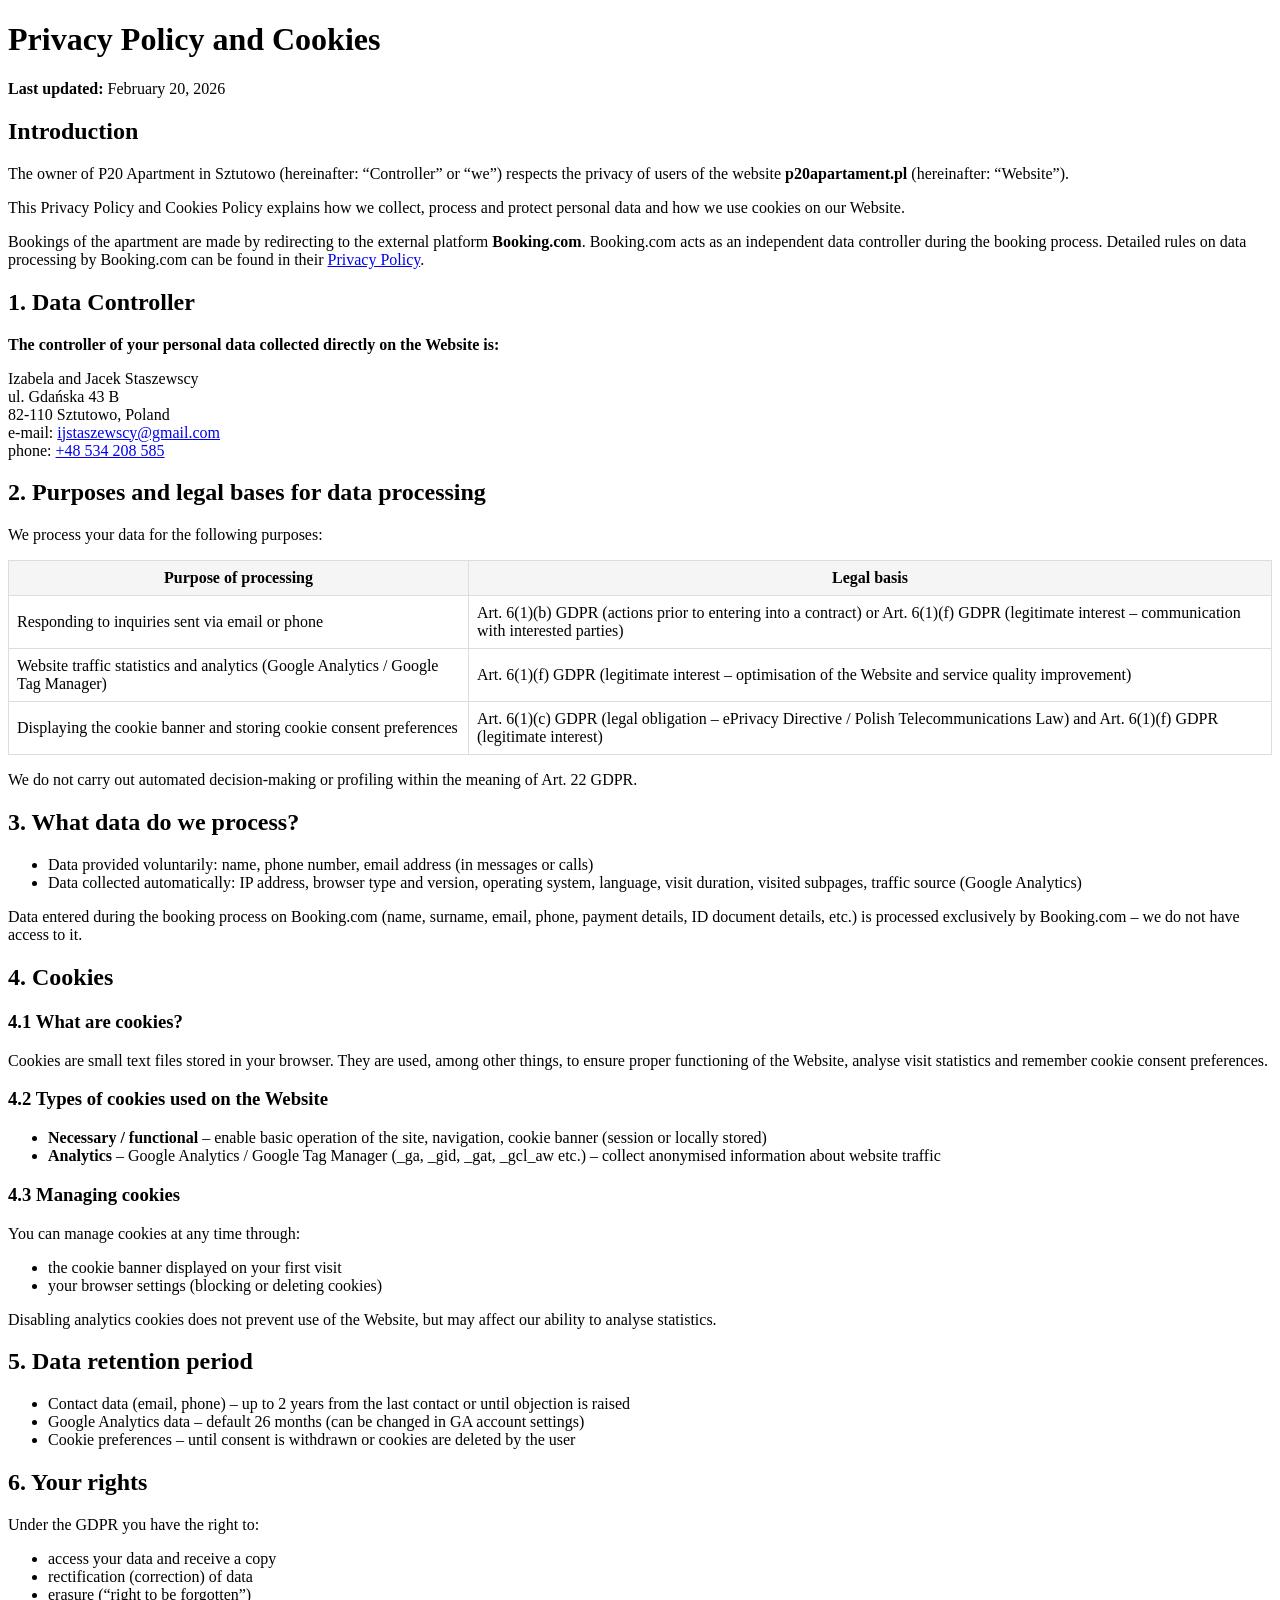
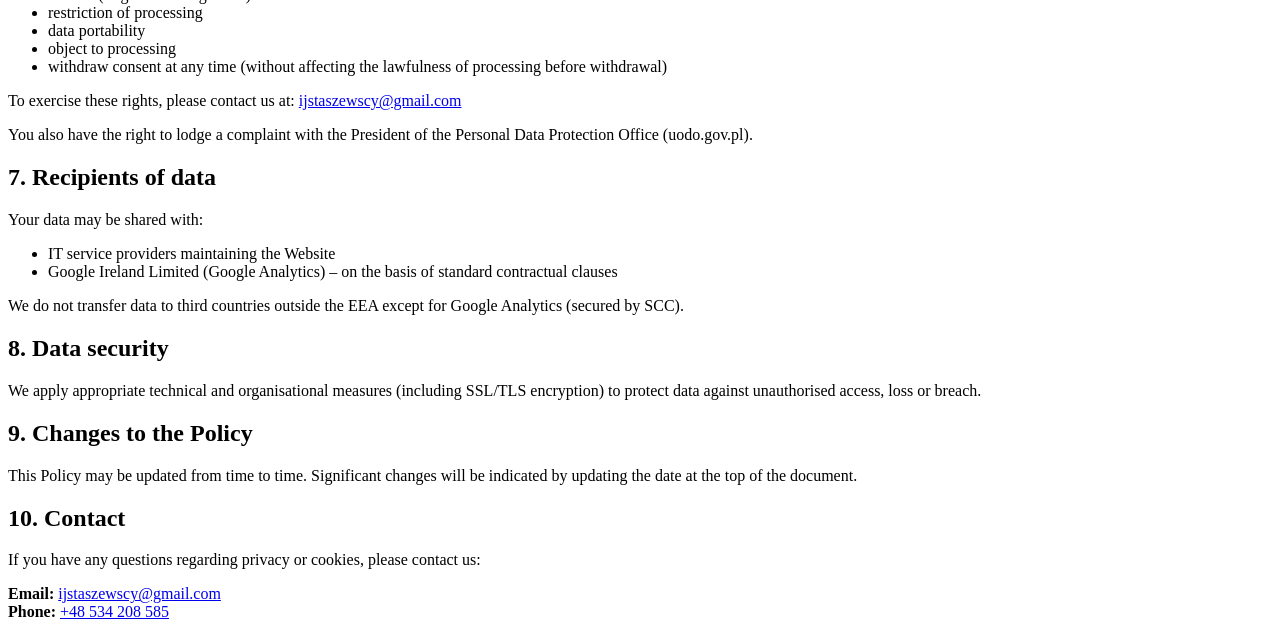
<file: privacy_en.html>
<!DOCTYPE html>
<html lang="en">
<head>
    <meta charset="UTF-8">
    <meta name="viewport" content="width=device-width, initial-scale=1.0">
    <meta name="description" content="Privacy Policy and Cookies Policy for P20 Apartment in Sztutowo. Learn how we process your personal data and use cookies.">
    <title>Privacy Policy and Cookies – P20 Apartment in Sztutowo</title>
</head>
<body>

    <h1>Privacy Policy and Cookies</h1>
    <p><strong>Last updated:</strong> February 20, 2026</p>

    <h2>Introduction</h2>
    <p>The owner of P20 Apartment in Sztutowo (hereinafter: “Controller” or “we”) respects the privacy of users of the website <strong>p20apartament.pl</strong> (hereinafter: “Website”).</p>
    <p>This Privacy Policy and Cookies Policy explains how we collect, process and protect personal data and how we use cookies on our Website.</p>
    <p>Bookings of the apartment are made by redirecting to the external platform <strong>Booking.com</strong>. Booking.com acts as an independent data controller during the booking process. Detailed rules on data processing by Booking.com can be found in their <a href="https://www.booking.com/content/privacy.en-gb.html" target="_blank" rel="noopener">Privacy Policy</a>.</p>

    <h2>1. Data Controller</h2>
    <p><strong>The controller of your personal data collected directly on the Website is:</strong></p>
    <p>Izabela and Jacek Staszewscy<br>
    ul. Gdańska 43 B<br>
    82-110 Sztutowo, Poland<br>
    e-mail: <a href="mailto:ijstaszewscy@gmail.com">ijstaszewscy@gmail.com</a><br>
    phone: <a href="tel:+48534208585">+48 534 208 585</a></p>

    <h2>2. Purposes and legal bases for data processing</h2>
    <p>We process your data for the following purposes:</p>
    <table style="border-collapse: collapse; width: 100%; margin: 1em 0;">
        <tr style="background:#f5f5f5;">
            <th style="border:1px solid #ddd; padding:8px;">Purpose of processing</th>
            <th style="border:1px solid #ddd; padding:8px;">Legal basis</th>
        </tr>
        <tr>
            <td style="border:1px solid #ddd; padding:8px;">Responding to inquiries sent via email or phone</td>
            <td style="border:1px solid #ddd; padding:8px;">Art. 6(1)(b) GDPR (actions prior to entering into a contract) or Art. 6(1)(f) GDPR (legitimate interest – communication with interested parties)</td>
        </tr>
        <tr>
            <td style="border:1px solid #ddd; padding:8px;">Website traffic statistics and analytics (Google Analytics / Google Tag Manager)</td>
            <td style="border:1px solid #ddd; padding:8px;">Art. 6(1)(f) GDPR (legitimate interest – optimisation of the Website and service quality improvement)</td>
        </tr>
        <tr>
            <td style="border:1px solid #ddd; padding:8px;">Displaying the cookie banner and storing cookie consent preferences</td>
            <td style="border:1px solid #ddd; padding:8px;">Art. 6(1)(c) GDPR (legal obligation – ePrivacy Directive / Polish Telecommunications Law) and Art. 6(1)(f) GDPR (legitimate interest)</td>
        </tr>
    </table>

    <p>We do not carry out automated decision-making or profiling within the meaning of Art. 22 GDPR.</p>

    <h2>3. What data do we process?</h2>
    <ul>
        <li>Data provided voluntarily: name, phone number, email address (in messages or calls)</li>
        <li>Data collected automatically: IP address, browser type and version, operating system, language, visit duration, visited subpages, traffic source (Google Analytics)</li>
    </ul>
    <p>Data entered during the booking process on Booking.com (name, surname, email, phone, payment details, ID document details, etc.) is processed exclusively by Booking.com – we do not have access to it.</p>

    <h2>4. Cookies</h2>
    <h3>4.1 What are cookies?</h3>
    <p>Cookies are small text files stored in your browser. They are used, among other things, to ensure proper functioning of the Website, analyse visit statistics and remember cookie consent preferences.</p>

    <h3>4.2 Types of cookies used on the Website</h3>
    <ul>
        <li><strong>Necessary / functional</strong> – enable basic operation of the site, navigation, cookie banner (session or locally stored)</li>
        <li><strong>Analytics</strong> – Google Analytics / Google Tag Manager (_ga, _gid, _gat, _gcl_aw etc.) – collect anonymised information about website traffic</li>
    </ul>

    <h3>4.3 Managing cookies</h3>
    <p>You can manage cookies at any time through:</p>
    <ul>
        <li>the cookie banner displayed on your first visit</li>
        <li>your browser settings (blocking or deleting cookies)</li>
    </ul>
    <p>Disabling analytics cookies does not prevent use of the Website, but may affect our ability to analyse statistics.</p>

    <h2>5. Data retention period</h2>
    <ul>
        <li>Contact data (email, phone) – up to 2 years from the last contact or until objection is raised</li>
        <li>Google Analytics data – default 26 months (can be changed in GA account settings)</li>
        <li>Cookie preferences – until consent is withdrawn or cookies are deleted by the user</li>
    </ul>

    <h2>6. Your rights</h2>
    <p>Under the GDPR you have the right to:</p>
    <ul>
        <li>access your data and receive a copy</li>
        <li>rectification (correction) of data</li>
        <li>erasure (“right to be forgotten”)</li>
        <li>restriction of processing</li>
        <li>data portability</li>
        <li>object to processing</li>
        <li>withdraw consent at any time (without affecting the lawfulness of processing before withdrawal)</li>
    </ul>
    <p>To exercise these rights, please contact us at: <a href="mailto:ijstaszewscy@gmail.com">ijstaszewscy@gmail.com</a></p>
    <p>You also have the right to lodge a complaint with the President of the Personal Data Protection Office (uodo.gov.pl).</p>

    <h2>7. Recipients of data</h2>
    <p>Your data may be shared with:</p>
    <ul>
        <li>IT service providers maintaining the Website</li>
        <li>Google Ireland Limited (Google Analytics) – on the basis of standard contractual clauses</li>
    </ul>
    <p>We do not transfer data to third countries outside the EEA except for Google Analytics (secured by SCC).</p>

    <h2>8. Data security</h2>
    <p>We apply appropriate technical and organisational measures (including SSL/TLS encryption) to protect data against unauthorised access, loss or breach.</p>

    <h2>9. Changes to the Policy</h2>
    <p>This Policy may be updated from time to time. Significant changes will be indicated by updating the date at the top of the document.</p>

    <h2>10. Contact</h2>
    <p>If you have any questions regarding privacy or cookies, please contact us:</p>
    <p><strong>Email:</strong> <a href="mailto:ijstaszewscy@gmail.com">ijstaszewscy@gmail.com</a><br>
    <strong>Phone:</strong> <a href="tel:+48534208585">+48 534 208 585</a></p>

</body>
</html>
</file>
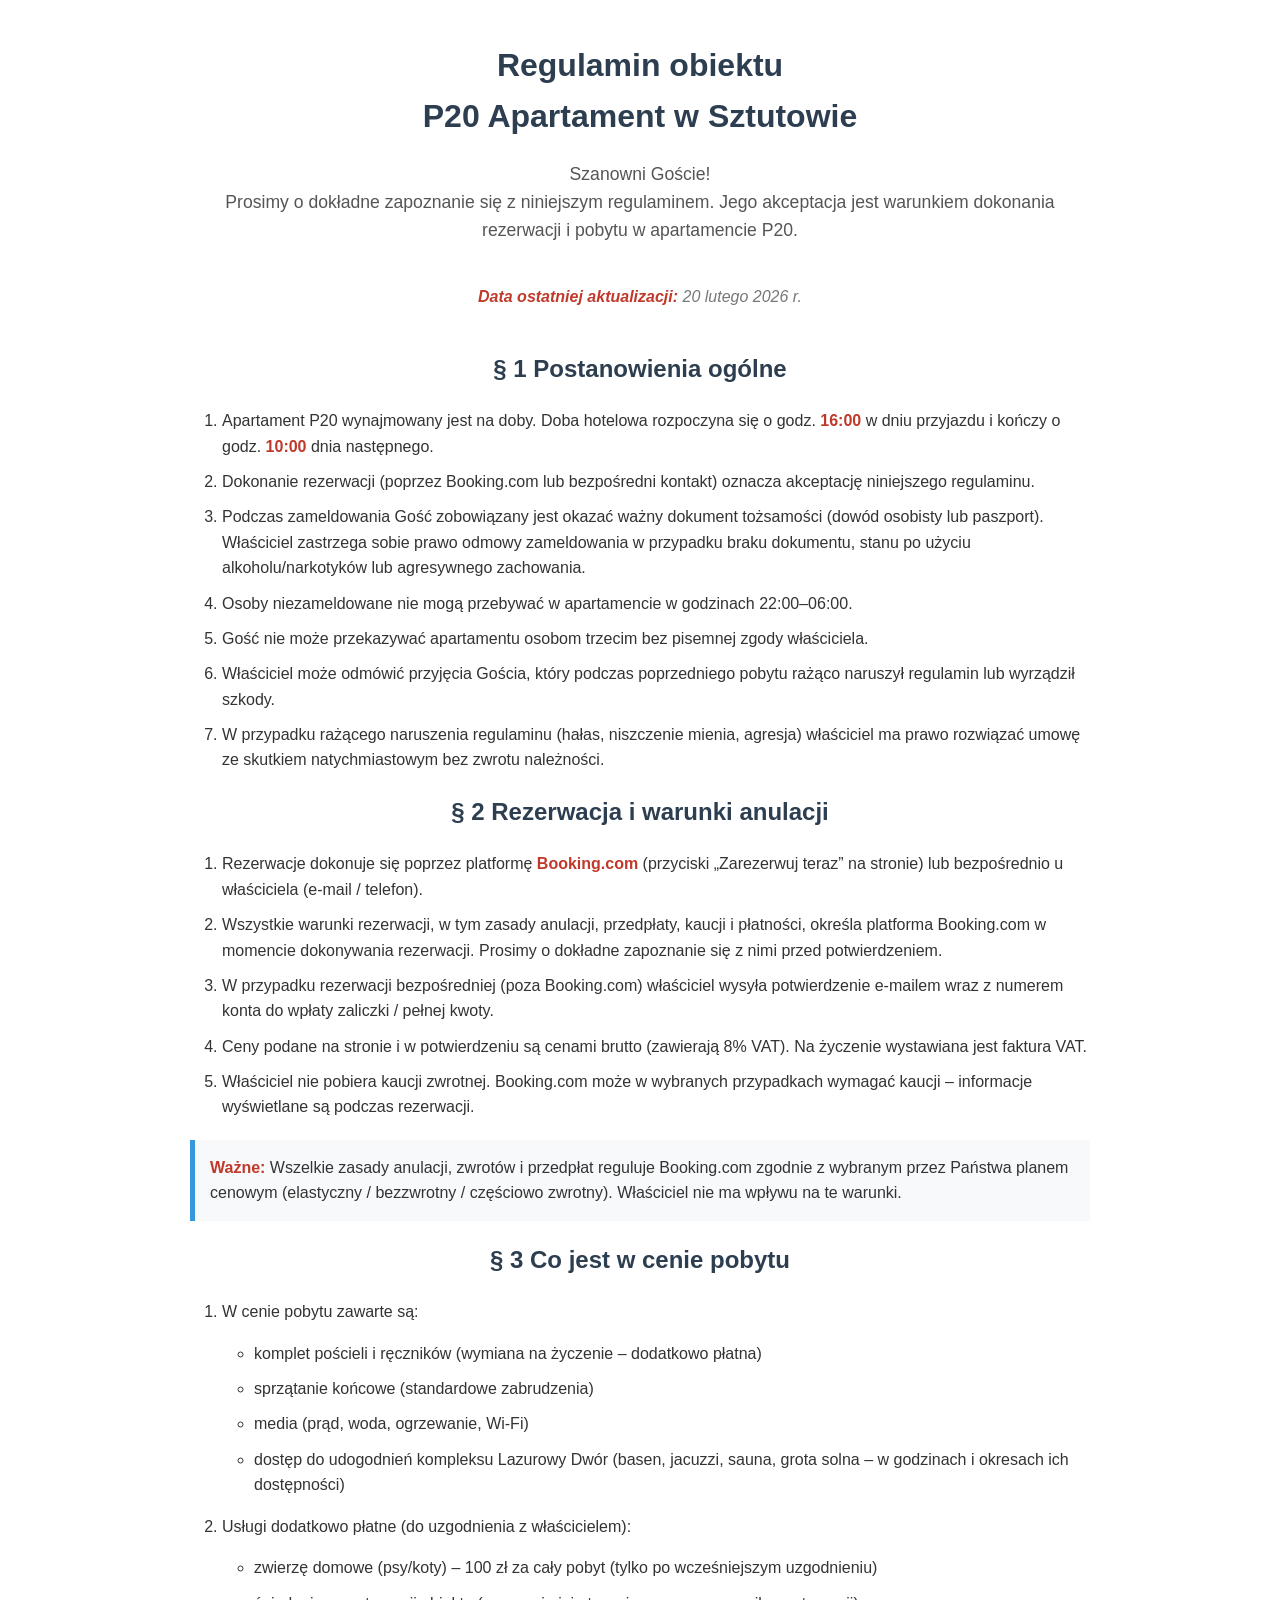
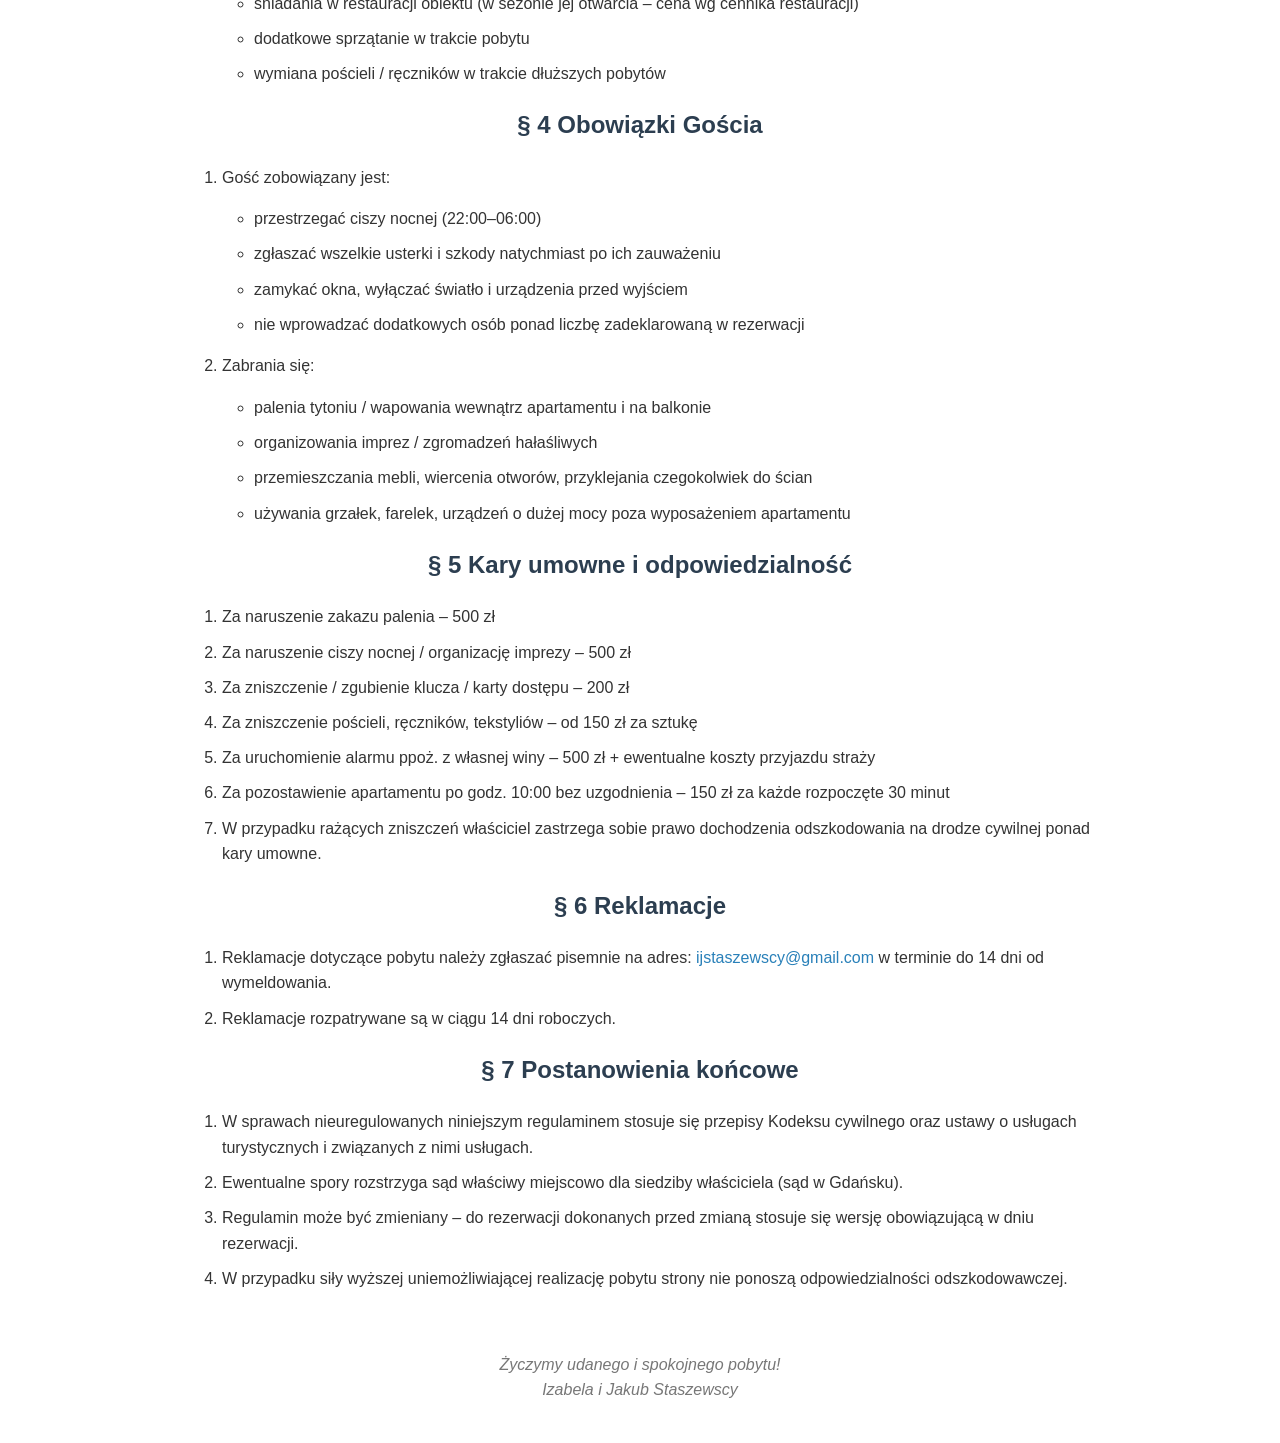
<file: regulamin.html>
<!DOCTYPE html>
<html lang="pl">
<head>
    <meta charset="UTF-8">
    <meta name="viewport" content="width=device-width, initial-scale=1.0">
    <title>Regulamin - P20 Apartament w Sztutowie</title>
    <style>
        body { 
            font-family: Arial, Helvetica, sans-serif; 
            line-height: 1.6; 
            max-width: 900px; 
            margin: 40px auto; 
            padding: 0 20px; 
            color: #333; 
            background: #fff; 
        }
        h1, h2 { color: #2c3e50; text-align: center; }
        h1 { margin-bottom: 10px; }
        .intro { font-size: 1.1em; text-align: center; margin-bottom: 40px; color: #555; }
        ol, ul { margin: 1em 0; padding-left: 2em; }
        li { margin-bottom: 0.6em; }
        strong { color: #c0392b; }
        .highlight { background: #f8f9fa; padding: 15px; border-left: 5px solid #3498db; margin: 20px 0; }
        a { color: #2980b9; text-decoration: none; }
        a:hover { text-decoration: underline; }
    </style>
</head>
<body>

    <h1>Regulamin obiektu<br>P20 Apartament w Sztutowie</h1>
    
    <p class="intro">Szanowni Goście!<br>Prosimy o dokładne zapoznanie się z niniejszym regulaminem. Jego akceptacja jest warunkiem dokonania rezerwacji i pobytu w apartamencie P20.</p>

    <p style="text-align:center; font-style:italic; color:#777; margin-bottom:40px;">
        <strong>Data ostatniej aktualizacji:</strong> 20 lutego 2026 r.
    </p>

    <h2>§ 1 Postanowienia ogólne</h2>
    <ol>
        <li>Apartament P20 wynajmowany jest na doby. Doba hotelowa rozpoczyna się o godz. <strong>16:00</strong> w dniu przyjazdu i kończy o godz. <strong>10:00</strong> dnia następnego.</li>
        <li>Dokonanie rezerwacji (poprzez Booking.com lub bezpośredni kontakt) oznacza akceptację niniejszego regulaminu.</li>
        <li>Podczas zameldowania Gość zobowiązany jest okazać ważny dokument tożsamości (dowód osobisty lub paszport). Właściciel zastrzega sobie prawo odmowy zameldowania w przypadku braku dokumentu, stanu po użyciu alkoholu/narkotyków lub agresywnego zachowania.</li>
        <li>Osoby niezameldowane nie mogą przebywać w apartamencie w godzinach 22:00–06:00.</li>
        <li>Gość nie może przekazywać apartamentu osobom trzecim bez pisemnej zgody właściciela.</li>
        <li>Właściciel może odmówić przyjęcia Gościa, który podczas poprzedniego pobytu rażąco naruszył regulamin lub wyrządził szkody.</li>
        <li>W przypadku rażącego naruszenia regulaminu (hałas, niszczenie mienia, agresja) właściciel ma prawo rozwiązać umowę ze skutkiem natychmiastowym bez zwrotu należności.</li>
    </ol>

    <h2>§ 2 Rezerwacja i warunki anulacji</h2>
    <ol>
        <li>Rezerwacje dokonuje się poprzez platformę <strong>Booking.com</strong> (przyciski „Zarezerwuj teraz” na stronie) lub bezpośrednio u właściciela (e-mail / telefon).</li>
        <li>Wszystkie warunki rezerwacji, w tym zasady anulacji, przedpłaty, kaucji i płatności, określa platforma Booking.com w momencie dokonywania rezerwacji. Prosimy o dokładne zapoznanie się z nimi przed potwierdzeniem.</li>
        <li>W przypadku rezerwacji bezpośredniej (poza Booking.com) właściciel wysyła potwierdzenie e-mailem wraz z numerem konta do wpłaty zaliczki / pełnej kwoty.</li>
        <li>Ceny podane na stronie i w potwierdzeniu są cenami brutto (zawierają 8% VAT). Na życzenie wystawiana jest faktura VAT.</li>
        <li>Właściciel nie pobiera kaucji zwrotnej. Booking.com może w wybranych przypadkach wymagać kaucji – informacje wyświetlane są podczas rezerwacji.</li>
    </ol>

    <div class="highlight">
        <strong>Ważne:</strong> Wszelkie zasady anulacji, zwrotów i przedpłat reguluje Booking.com zgodnie z wybranym przez Państwa planem cenowym (elastyczny / bezzwrotny / częściowo zwrotny). Właściciel nie ma wpływu na te warunki.
    </div>

    <h2>§ 3 Co jest w cenie pobytu</h2>
    <ol>
        <li>W cenie pobytu zawarte są:
            <ul>
                <li>komplet pościeli i ręczników (wymiana na życzenie – dodatkowo płatna)</li>
                <li>sprzątanie końcowe (standardowe zabrudzenia)</li>
                <li>media (prąd, woda, ogrzewanie, Wi-Fi)</li>
                <li>dostęp do udogodnień kompleksu Lazurowy Dwór (basen, jacuzzi, sauna, grota solna – w godzinach i okresach ich dostępności)</li>
            </ul>
        </li>
        <li>Usługi dodatkowo płatne (do uzgodnienia z właścicielem):
            <ul>
                <li>zwierzę domowe (psy/koty) – 100 zł za cały pobyt (tylko po wcześniejszym uzgodnieniu)</li>
                <li>śniadania w restauracji obiektu (w sezonie jej otwarcia – cena wg cennika restauracji)</li>
                <li>dodatkowe sprzątanie w trakcie pobytu</li>
                <li>wymiana pościeli / ręczników w trakcie dłuższych pobytów</li>
            </ul>
        </li>
    </ol>

    <h2>§ 4 Obowiązki Gościa</h2>
    <ol>
        <li>Gość zobowiązany jest:
            <ul>
                <li>przestrzegać ciszy nocnej (22:00–06:00)</li>
                <li>zgłaszać wszelkie usterki i szkody natychmiast po ich zauważeniu</li>
                <li>zamykać okna, wyłączać światło i urządzenia przed wyjściem</li>
                <li>nie wprowadzać dodatkowych osób ponad liczbę zadeklarowaną w rezerwacji</li>
            </ul>
        </li>
        <li>Zabrania się:
            <ul>
                <li>palenia tytoniu / wapowania wewnątrz apartamentu i na balkonie</li>
                <li>organizowania imprez / zgromadzeń hałaśliwych</li>
                <li>przemieszczania mebli, wiercenia otworów, przyklejania czegokolwiek do ścian</li>
                <li>używania grzałek, farelek, urządzeń o dużej mocy poza wyposażeniem apartamentu</li>
            </ul>
        </li>
    </ol>

    <h2>§ 5 Kary umowne i odpowiedzialność</h2>
    <ol>
        <li>Za naruszenie zakazu palenia – 500 zł</li>
        <li>Za naruszenie ciszy nocnej / organizację imprezy – 500 zł</li>
        <li>Za zniszczenie / zgubienie klucza / karty dostępu – 200 zł</li>
        <li>Za zniszczenie pościeli, ręczników, tekstyliów – od 150 zł za sztukę</li>
        <li>Za uruchomienie alarmu ppoż. z własnej winy – 500 zł + ewentualne koszty przyjazdu straży</li>
        <li>Za pozostawienie apartamentu po godz. 10:00 bez uzgodnienia – 150 zł za każde rozpoczęte 30 minut</li>
        <li>W przypadku rażących zniszczeń właściciel zastrzega sobie prawo dochodzenia odszkodowania na drodze cywilnej ponad kary umowne.</li>
    </ol>

    <h2>§ 6 Reklamacje</h2>
    <ol>
        <li>Reklamacje dotyczące pobytu należy zgłaszać pisemnie na adres: <a href="mailto:ijstaszewscy@gmail.com">ijstaszewscy@gmail.com</a> w terminie do 14 dni od wymeldowania.</li>
        <li>Reklamacje rozpatrywane są w ciągu 14 dni roboczych.</li>
    </ol>

    <h2>§ 7 Postanowienia końcowe</h2>
    <ol>
        <li>W sprawach nieuregulowanych niniejszym regulaminem stosuje się przepisy Kodeksu cywilnego oraz ustawy o usługach turystycznych i związanych z nimi usługach.</li>
        <li>Ewentualne spory rozstrzyga sąd właściwy miejscowo dla siedziby właściciela (sąd w Gdańsku).</li>
        <li>Regulamin może być zmieniany – do rezerwacji dokonanych przed zmianą stosuje się wersję obowiązującą w dniu rezerwacji.</li>
        <li>W przypadku siły wyższej uniemożliwiającej realizację pobytu strony nie ponoszą odpowiedzialności odszkodowawczej.</li>
    </ol>

    <p style="text-align:center; margin-top:60px; font-style:italic; color:#777;">
        Życzymy udanego i spokojnego pobytu!<br>
        Izabela i Jakub Staszewscy
    </p>

</body>
</html>
</file>
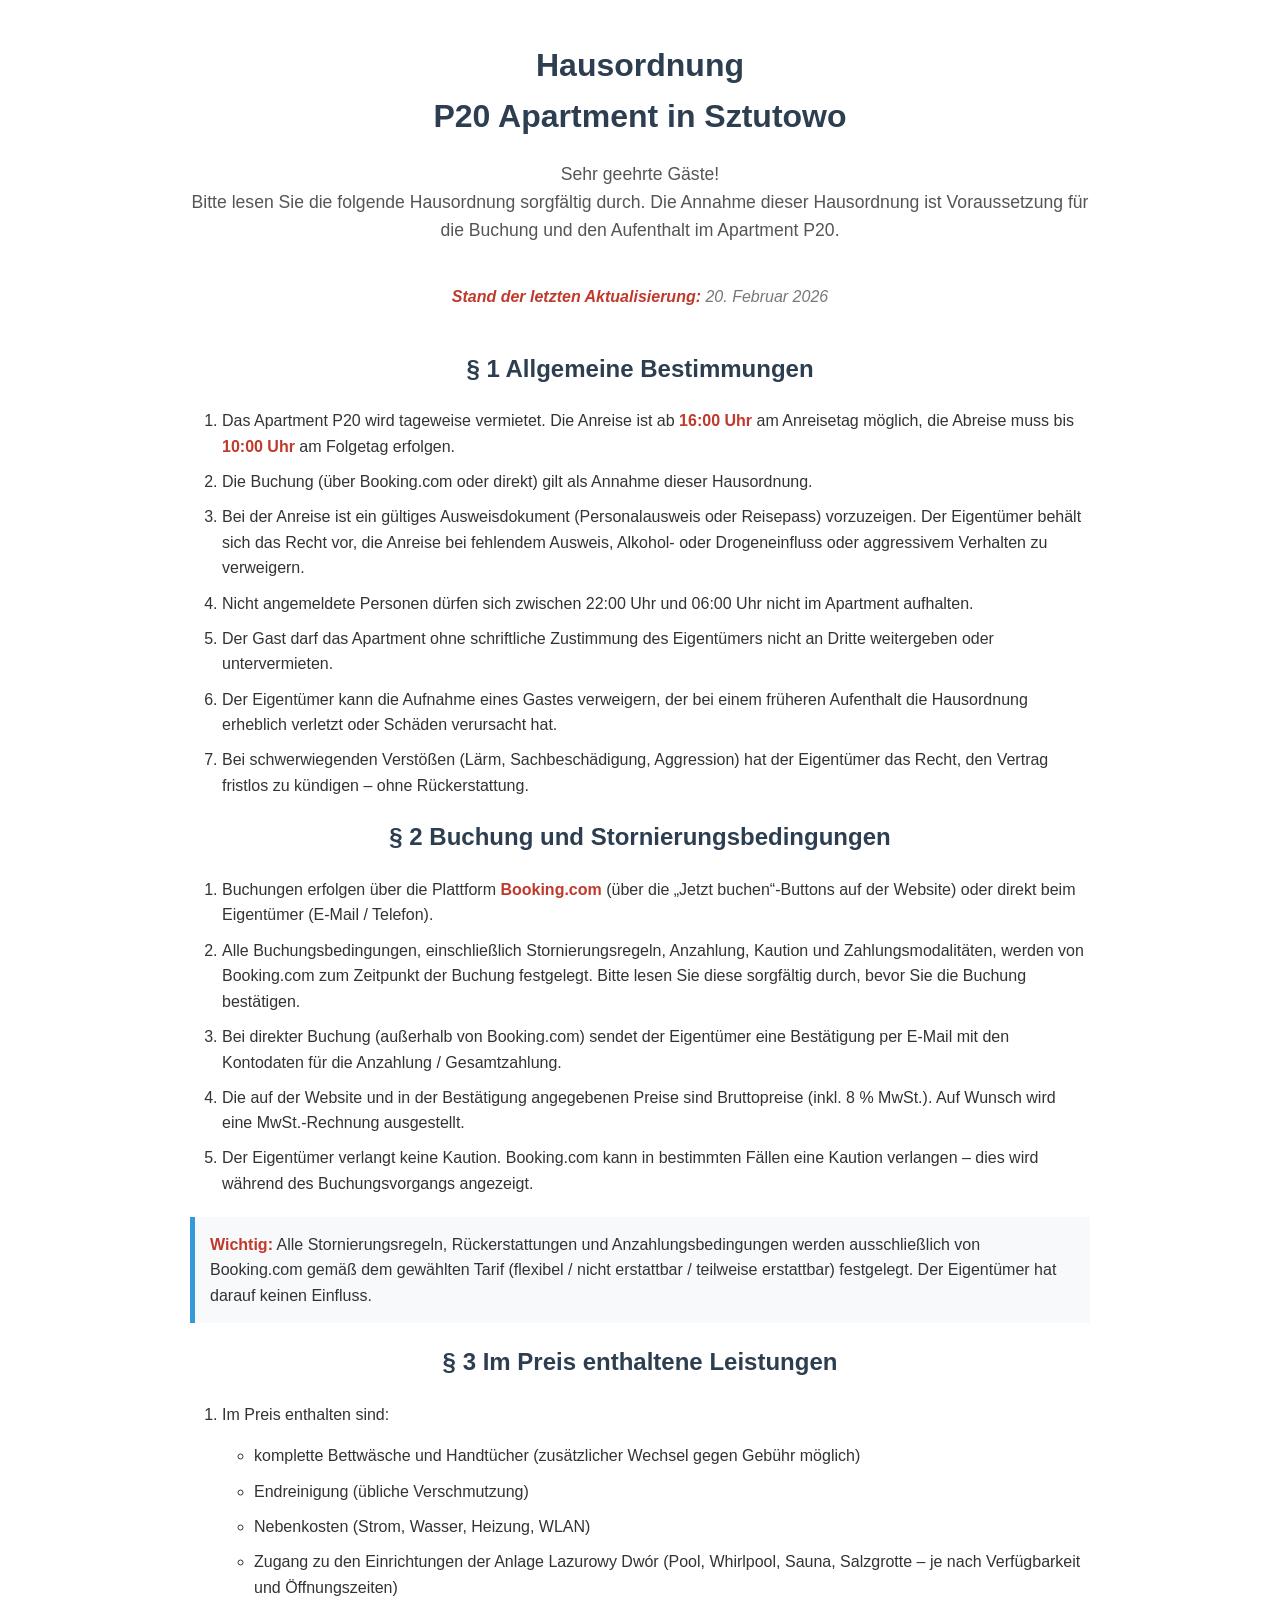
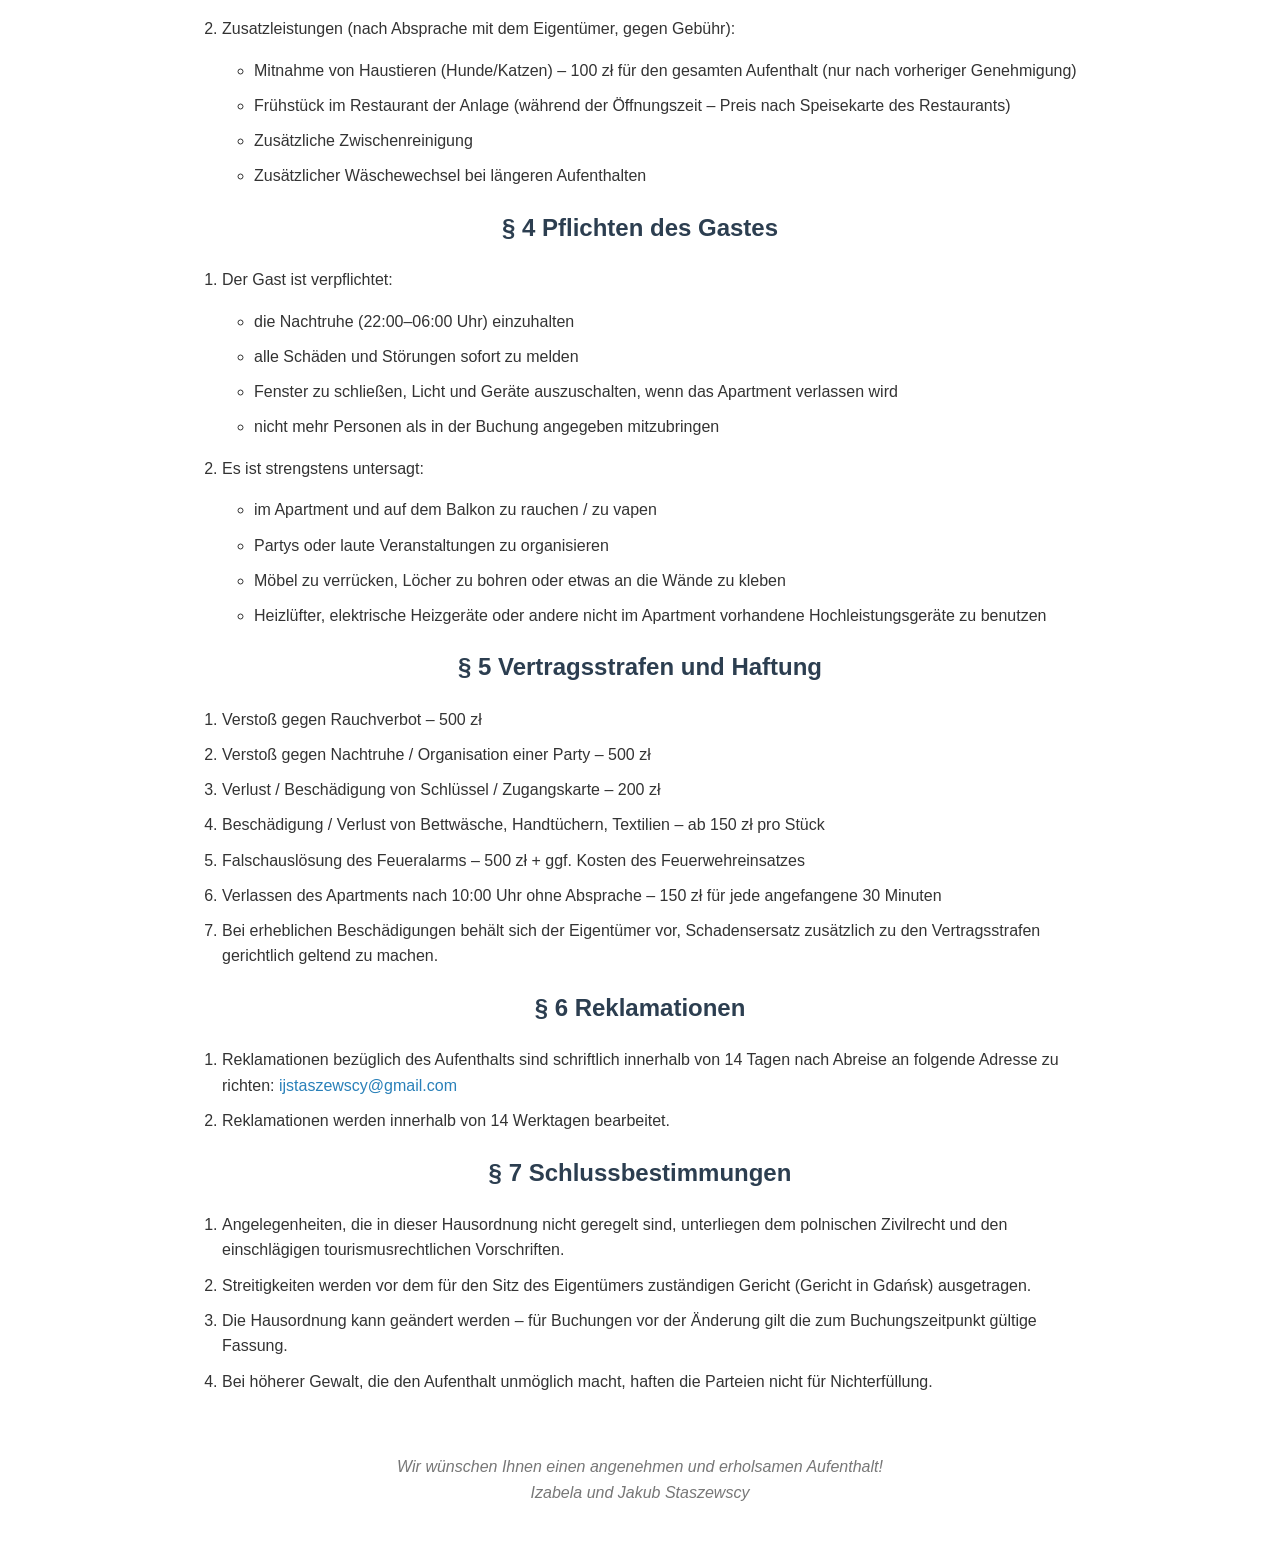
<file: regulamin_de.html>
<!DOCTYPE html>
<html lang="de">
<head>
    <meta charset="UTF-8">
    <meta name="viewport" content="width=device-width, initial-scale=1.0">
    <title>Hausordnung – P20 Apartment in Sztutowo</title>
    <style>
        body { 
            font-family: Arial, Helvetica, sans-serif; 
            line-height: 1.6; 
            max-width: 900px; 
            margin: 40px auto; 
            padding: 0 20px; 
            color: #333; 
            background: #fff; 
        }
        h1, h2 { color: #2c3e50; text-align: center; }
        h1 { margin-bottom: 10px; }
        .intro { font-size: 1.1em; text-align: center; margin-bottom: 40px; color: #555; }
        ol, ul { margin: 1em 0; padding-left: 2em; }
        li { margin-bottom: 0.6em; }
        strong { color: #c0392b; }
        .highlight { background: #f8f9fa; padding: 15px; border-left: 5px solid #3498db; margin: 20px 0; }
        a { color: #2980b9; text-decoration: none; }
        a:hover { text-decoration: underline; }
    </style>
</head>
<body>

    <h1>Hausordnung<br>P20 Apartment in Sztutowo</h1>
    
    <p class="intro">Sehr geehrte Gäste!<br>Bitte lesen Sie die folgende Hausordnung sorgfältig durch. Die Annahme dieser Hausordnung ist Voraussetzung für die Buchung und den Aufenthalt im Apartment P20.</p>

    <p style="text-align:center; font-style:italic; color:#777; margin-bottom:40px;">
        <strong>Stand der letzten Aktualisierung:</strong> 20. Februar 2026
    </p>

    <h2>§ 1 Allgemeine Bestimmungen</h2>
    <ol>
        <li>Das Apartment P20 wird tageweise vermietet. Die Anreise ist ab <strong>16:00 Uhr</strong> am Anreisetag möglich, die Abreise muss bis <strong>10:00 Uhr</strong> am Folgetag erfolgen.</li>
        <li>Die Buchung (über Booking.com oder direkt) gilt als Annahme dieser Hausordnung.</li>
        <li>Bei der Anreise ist ein gültiges Ausweisdokument (Personalausweis oder Reisepass) vorzuzeigen. Der Eigentümer behält sich das Recht vor, die Anreise bei fehlendem Ausweis, Alkohol- oder Drogeneinfluss oder aggressivem Verhalten zu verweigern.</li>
        <li>Nicht angemeldete Personen dürfen sich zwischen 22:00 Uhr und 06:00 Uhr nicht im Apartment aufhalten.</li>
        <li>Der Gast darf das Apartment ohne schriftliche Zustimmung des Eigentümers nicht an Dritte weitergeben oder untervermieten.</li>
        <li>Der Eigentümer kann die Aufnahme eines Gastes verweigern, der bei einem früheren Aufenthalt die Hausordnung erheblich verletzt oder Schäden verursacht hat.</li>
        <li>Bei schwerwiegenden Verstößen (Lärm, Sachbeschädigung, Aggression) hat der Eigentümer das Recht, den Vertrag fristlos zu kündigen – ohne Rückerstattung.</li>
    </ol>

    <h2>§ 2 Buchung und Stornierungsbedingungen</h2>
    <ol>
        <li>Buchungen erfolgen über die Plattform <strong>Booking.com</strong> (über die „Jetzt buchen“-Buttons auf der Website) oder direkt beim Eigentümer (E-Mail / Telefon).</li>
        <li>Alle Buchungsbedingungen, einschließlich Stornierungsregeln, Anzahlung, Kaution und Zahlungsmodalitäten, werden von Booking.com zum Zeitpunkt der Buchung festgelegt. Bitte lesen Sie diese sorgfältig durch, bevor Sie die Buchung bestätigen.</li>
        <li>Bei direkter Buchung (außerhalb von Booking.com) sendet der Eigentümer eine Bestätigung per E-Mail mit den Kontodaten für die Anzahlung / Gesamtzahlung.</li>
        <li>Die auf der Website und in der Bestätigung angegebenen Preise sind Bruttopreise (inkl. 8 % MwSt.). Auf Wunsch wird eine MwSt.-Rechnung ausgestellt.</li>
        <li>Der Eigentümer verlangt keine Kaution. Booking.com kann in bestimmten Fällen eine Kaution verlangen – dies wird während des Buchungsvorgangs angezeigt.</li>
    </ol>

    <div class="highlight">
        <strong>Wichtig:</strong> Alle Stornierungsregeln, Rückerstattungen und Anzahlungsbedingungen werden ausschließlich von Booking.com gemäß dem gewählten Tarif (flexibel / nicht erstattbar / teilweise erstattbar) festgelegt. Der Eigentümer hat darauf keinen Einfluss.
    </div>

    <h2>§ 3 Im Preis enthaltene Leistungen</h2>
    <ol>
        <li>Im Preis enthalten sind:
            <ul>
                <li>komplette Bettwäsche und Handtücher (zusätzlicher Wechsel gegen Gebühr möglich)</li>
                <li>Endreinigung (übliche Verschmutzung)</li>
                <li>Nebenkosten (Strom, Wasser, Heizung, WLAN)</li>
                <li>Zugang zu den Einrichtungen der Anlage Lazurowy Dwór (Pool, Whirlpool, Sauna, Salzgrotte – je nach Verfügbarkeit und Öffnungszeiten)</li>
            </ul>
        </li>
        <li>Zusatzleistungen (nach Absprache mit dem Eigentümer, gegen Gebühr):
            <ul>
                <li>Mitnahme von Haustieren (Hunde/Katzen) – 100 zł für den gesamten Aufenthalt (nur nach vorheriger Genehmigung)</li>
                <li>Frühstück im Restaurant der Anlage (während der Öffnungszeit – Preis nach Speisekarte des Restaurants)</li>
                <li>Zusätzliche Zwischenreinigung</li>
                <li>Zusätzlicher Wäschewechsel bei längeren Aufenthalten</li>
            </ul>
        </li>
    </ol>

    <h2>§ 4 Pflichten des Gastes</h2>
    <ol>
        <li>Der Gast ist verpflichtet:
            <ul>
                <li>die Nachtruhe (22:00–06:00 Uhr) einzuhalten</li>
                <li>alle Schäden und Störungen sofort zu melden</li>
                <li>Fenster zu schließen, Licht und Geräte auszuschalten, wenn das Apartment verlassen wird</li>
                <li>nicht mehr Personen als in der Buchung angegeben mitzubringen</li>
            </ul>
        </li>
        <li>Es ist strengstens untersagt:
            <ul>
                <li>im Apartment und auf dem Balkon zu rauchen / zu vapen</li>
                <li>Partys oder laute Veranstaltungen zu organisieren</li>
                <li>Möbel zu verrücken, Löcher zu bohren oder etwas an die Wände zu kleben</li>
                <li>Heizlüfter, elektrische Heizgeräte oder andere nicht im Apartment vorhandene Hochleistungsgeräte zu benutzen</li>
            </ul>
        </li>
    </ol>

    <h2>§ 5 Vertragsstrafen und Haftung</h2>
    <ol>
        <li>Verstoß gegen Rauchverbot – 500 zł</li>
        <li>Verstoß gegen Nachtruhe / Organisation einer Party – 500 zł</li>
        <li>Verlust / Beschädigung von Schlüssel / Zugangskarte – 200 zł</li>
        <li>Beschädigung / Verlust von Bettwäsche, Handtüchern, Textilien – ab 150 zł pro Stück</li>
        <li>Falschauslösung des Feueralarms – 500 zł + ggf. Kosten des Feuerwehreinsatzes</li>
        <li>Verlassen des Apartments nach 10:00 Uhr ohne Absprache – 150 zł für jede angefangene 30 Minuten</li>
        <li>Bei erheblichen Beschädigungen behält sich der Eigentümer vor, Schadensersatz zusätzlich zu den Vertragsstrafen gerichtlich geltend zu machen.</li>
    </ol>

    <h2>§ 6 Reklamationen</h2>
    <ol>
        <li>Reklamationen bezüglich des Aufenthalts sind schriftlich innerhalb von 14 Tagen nach Abreise an folgende Adresse zu richten: <a href="mailto:ijstaszewscy@gmail.com">ijstaszewscy@gmail.com</a></li>
        <li>Reklamationen werden innerhalb von 14 Werktagen bearbeitet.</li>
    </ol>

    <h2>§ 7 Schlussbestimmungen</h2>
    <ol>
        <li>Angelegenheiten, die in dieser Hausordnung nicht geregelt sind, unterliegen dem polnischen Zivilrecht und den einschlägigen tourismusrechtlichen Vorschriften.</li>
        <li>Streitigkeiten werden vor dem für den Sitz des Eigentümers zuständigen Gericht (Gericht in Gdańsk) ausgetragen.</li>
        <li>Die Hausordnung kann geändert werden – für Buchungen vor der Änderung gilt die zum Buchungszeitpunkt gültige Fassung.</li>
        <li>Bei höherer Gewalt, die den Aufenthalt unmöglich macht, haften die Parteien nicht für Nichterfüllung.</li>
    </ol>

    <p style="text-align:center; margin-top:60px; font-style:italic; color:#777;">
        Wir wünschen Ihnen einen angenehmen und erholsamen Aufenthalt!<br>
        Izabela und Jakub Staszewscy
    </p>

</body>
</html>
</file>
